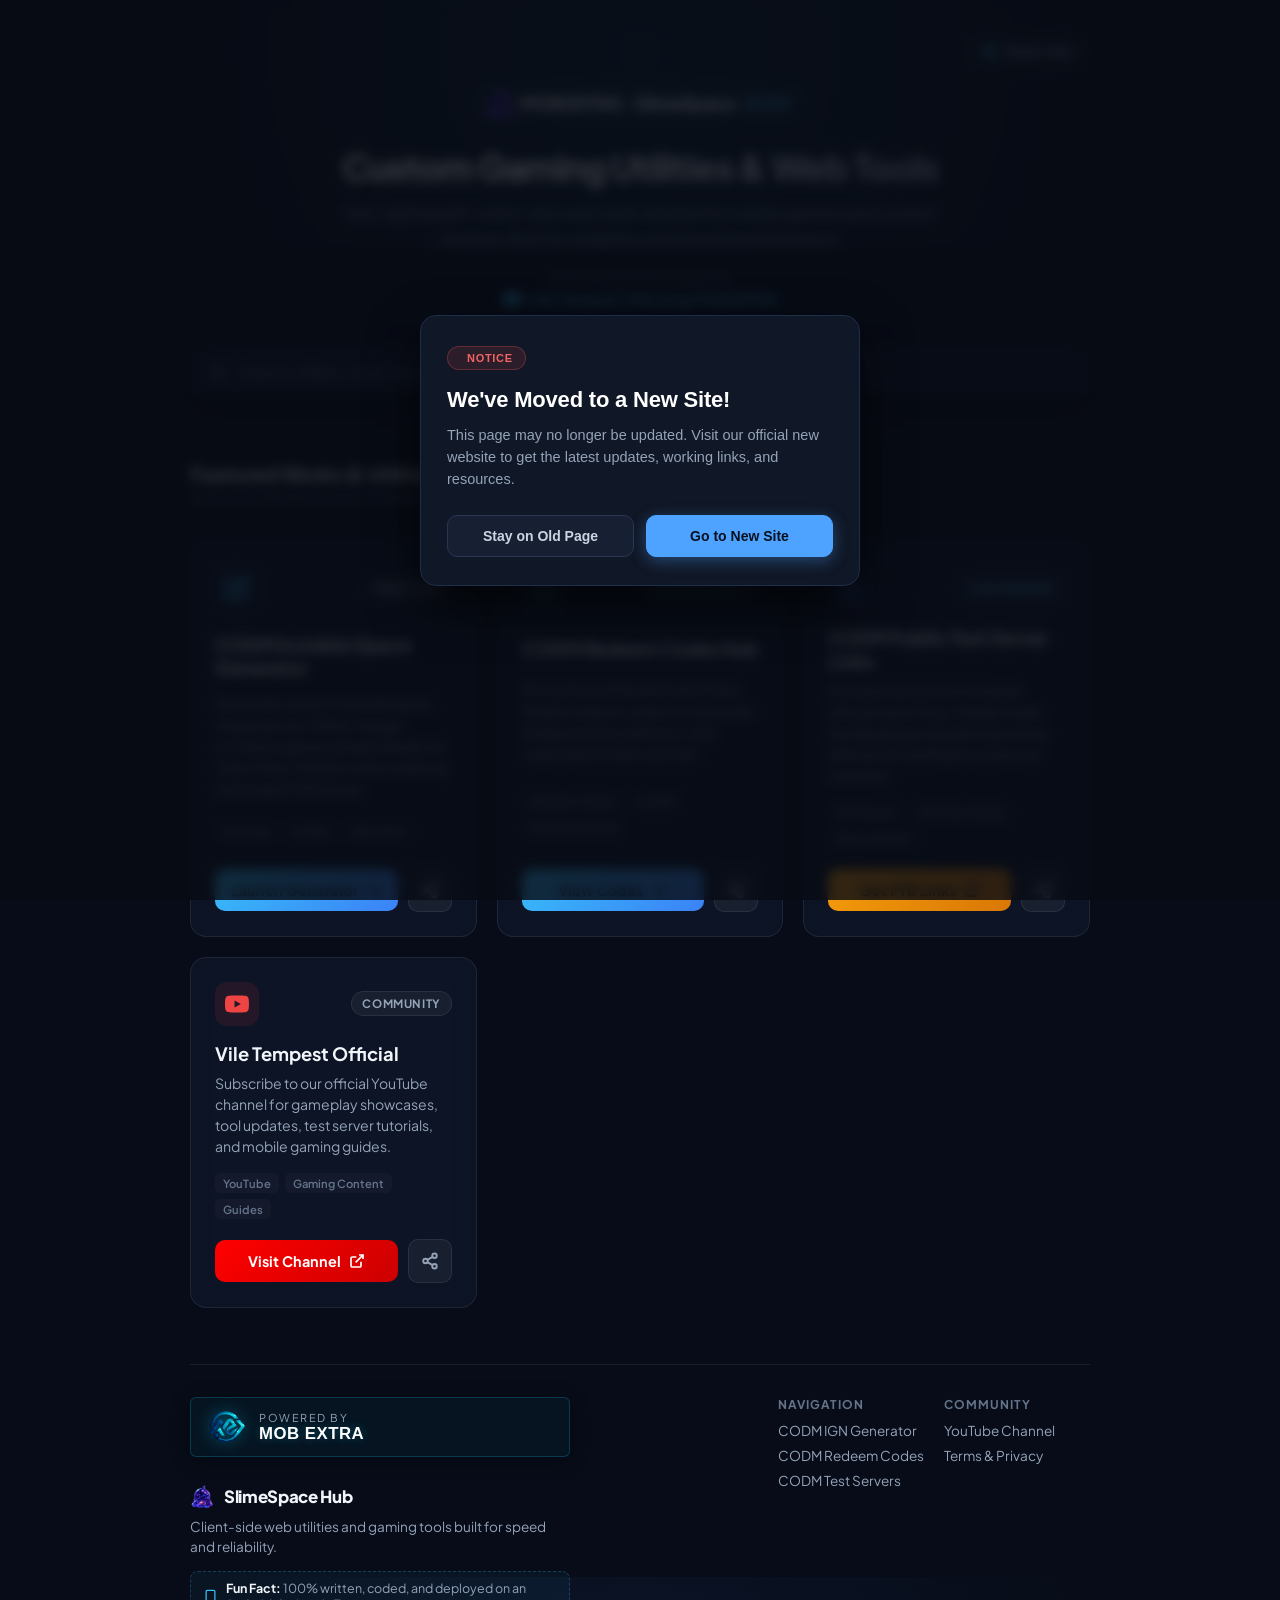
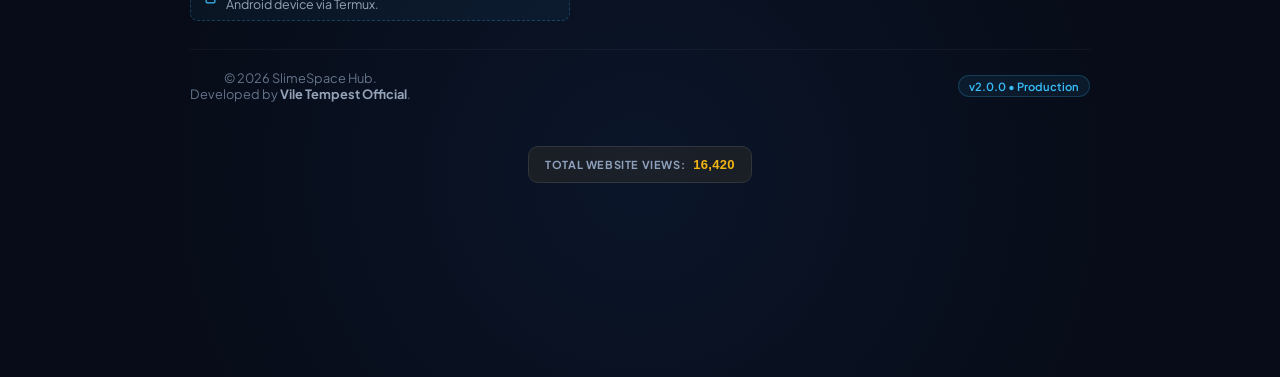
<file: index.html>
<!doctype html>
<html lang="en">
  <head>
    <!-- Google tag (gtag.js) -->
    <script
      async
      src="https://www.googletagmanager.com/gtag/js?id=G-DJLKZ46TS4"
    ></script>
    <script>
      window.dataLayer = window.dataLayer || [];
      function gtag() {
        dataLayer.push(arguments);
      }
      gtag("js", new Date());
      gtag("config", "G-DJLKZ46TS4");
    </script>

    <meta charset="UTF-8" />
    <meta
      name="viewport"
      content="width=device-width, initial-scale=1.0, maximum-scale=5.0"
    />

    <!-- Core Primary Meta Tags -->
    <title>SlimeSpace — Gaming Utilities & Web Tools Hub</title>
    <meta
      name="title"
      content="SlimeSpace — Gaming Utilities & Web Tools Hub"
    />
    <meta
      name="description"
      content="Explore custom web utilities, gaming tools, and Call of Duty: Mobile resources developed by Vile Tempest Official @ MOB EXTRA."
    />
    <meta
      name="keywords"
      content="SlimeSpace, Vile Tempest Official, MOB EXTRA, CODM tools, CODM space generator, CODM redeem codes, gaming utilities, web developer portfolio"
    />
    <meta name="author" content="Vile Tempest Official" />
    <meta name="robots" content="index, follow" />
    <link rel="canonical" href="https://mob-extra.github.io/SlimeSpace/" />

    <!-- Google Ownership Verification -->
    <meta
      name="google-site-verification"
      content="oKpI2605t_0eu-Go_blNQpwz81QbXaXJcPsoFFaRDNA"
    />

    <!-- Mobile & Browser Theme Styling -->
    <meta name="theme-color" content="#070c18" />
    <meta name="mobile-web-app-capable" content="yes" />
    <meta
      name="apple-mobile-web-app-status-bar-style"
      content="black-translucent"
    />

    <!-- Open Graph / Previews -->
    <meta property="og:type" content="website" />
    <meta property="og:url" content="https://mob-extra.github.io/SlimeSpace/" />
    <meta
      property="og:title"
      content="SlimeSpace — Gaming Utilities & Web Tools Hub"
    />
    <meta
      property="og:description"
      content="Explore custom web utilities, gaming tools, and Call of Duty: Mobile resources developed by Vile Tempest Official."
    />
    <meta
      property="og:image"
      content="https://mob-extra.github.io/SlimeSpace/assets/images/favicon.png"
    />

    <!-- Twitter / X Previews -->
    <meta name="twitter:card" content="summary_large_image" />
    <meta name="twitter:title" content="SlimeSpace — Gaming Utilities Hub" />
    <meta
      name="twitter:description"
      content="Custom web utilities and gaming tools by Vile Tempest Official."
    />
    <meta
      name="twitter:image"
      content="https://mob-extra.github.io/SlimeSpace/assets/images/favicon.png"
    />

    <!-- Favicon -->
    <link rel="icon" type="image/png" href="assets/images/favicon.png" />
    <link rel="apple-touch-icon" href="assets/images/favicon.png" />

    <!-- Fonts & Resource Hints -->
    <link rel="preconnect" href="https://fonts.googleapis.com" />
    <link rel="preconnect" href="https://fonts.gstatic.com" crossorigin />
    <link
      href="https://fonts.googleapis.com/css2?family=Plus+Jakarta+Sans:wght@400;500;600;700;800&display=swap"
      rel="stylesheet"
    />

    <!-- CSS Links -->
    <link rel="stylesheet" href="assets/css/style.css" />
    <link rel="stylesheet" href="assets/css/utility-search.css" />

    <!-- Structured Data (JSON-LD) -->
    <script type="application/ld+json">
      {
        "@context": "https://schema.org",
        "@type": "WebSite",
        "name": "SlimeSpace Hub",
        "url": "https://mob-extra.github.io/SlimeSpace/",
        "author": {
          "@type": "Organization",
          "name": "Vile Tempest Official",
          "url": "https://www.youtube.com/channel/UCbDtYZS08VvB6luAcyn08bQ"
        }
      }
    </script>
  </head>
  <body>
    <!-- Background Ambient Glows -->
    <div class="bg-glow-top"></div>
    <div class="bg-glow-bottom"></div>

    <!-- Main Container -->
    <div class="site-container">
      <!-- Header / Hero Section -->
      <header class="hero-section">
        <nav class="top-nav-bar">
          <button
            type="button"
            class="top-nav-btn"
            onclick="shareSite()"
            aria-label="Share Hub"
          >
            <svg
              width="16"
              height="16"
              viewBox="0 0 24 24"
              fill="none"
              stroke="currentColor"
              stroke-width="2.5"
              stroke-linecap="round"
              stroke-linejoin="round"
            >
              <circle cx="18" cy="5" r="3"></circle>
              <circle cx="6" cy="12" r="3"></circle>
              <circle cx="18" cy="19" r="3"></circle>
              <line x1="8.59" y1="13.51" x2="15.42" y2="17.49"></line>
              <line x1="15.41" y1="6.51" x2="8.59" y2="10.49"></line>
            </svg>
            <span>Share Hub</span>
          </button>
        </nav>

        <div class="brand-badge">
          <img
            src="assets/images/favicon.png"
            alt="SlimeSpace Logo"
            class="brand-logo"
            width="32"
            height="32"
          />
          <span class="brand-name">MOB EXTRA - SlimeSpace</span>
          <span class="status-pill"><span class="pulse-dot"></span> Hub</span>
        </div>

        <h1 class="hero-title">Custom Gaming Utilities & Web Tools</h1>
        <p class="hero-description">
          Fast, lightweight, client-side web tools tailored for mobile gamers
          and content creators. Built for reliability and smooth performance.
        </p>

        <div class="creator-card">
          <span class="creator-label">Developed & Maintained by</span>
          <a
            href="https://www.youtube.com/channel/UCbDtYZS08VvB6luAcyn08bQ"
            target="_blank"
            rel="noopener noreferrer"
            class="creator-link"
          >
            <svg width="18" height="18" viewBox="0 0 24 24" fill="currentColor">
              <path
                d="M23.498 6.186a3.016 3.016 0 0 0-2.122-2.136C19.505 3.545 12 3.545 12 3.545s-7.505 0-9.377.505A3.017 3.017 0 0 0 .502 6.186C0 8.07 0 12 0 12s0 3.93.502 5.814a3.016 3.016 0 0 0 2.122 2.136c1.871.505 9.376.505 9.376.505s7.505 0 9.377-.505a3.015 3.015 0 0 0 2.122-2.136C24 15.93 24 12 24 12s0-3.93-.502-5.814zM9.545 15.568V8.432L15.818 12l-6.273 3.568z"
              />
            </svg>
            Vile Tempest Official @ MOB EXTRA
          </a>
        </div>
      </header>

      <!-- Sticky Search Container -->
      <div class="sticky-search-wrapper" id="stickySearchWrapper">
        <div class="search-box">
          <svg
            class="search-icon"
            width="18"
            height="18"
            viewBox="0 0 24 24"
            fill="none"
            stroke="currentColor"
            stroke-width="2.5"
            stroke-linecap="round"
            stroke-linejoin="round"
          >
            <circle cx="11" cy="11" r="8"></circle>
            <line x1="21" y1="21" x2="16.65" y2="16.65"></line>
          </svg>
          <input
            type="text"
            id="utilitySearchInput"
            placeholder="Search utilities, tools, keywords..."
            autocomplete="off"
            aria-label="Search utilities"
          />
          <button
            type="button"
            id="clearSearchBtn"
            class="clear-search-btn"
            aria-label="Clear Search"
          >
            &times;
          </button>
        </div>
      </div>
      <!-- Permanent Spacer Element to Prevent Layout Shifts -->
      <div class="sticky-search-spacer" id="stickySearchSpacer"></div>

      <div class="section-divider">
        <h2>Featured Works & Utilities</h2>
        <p>Select a tool below to open its dedicated page</p>
      </div>

      <!-- Featured Projects Grid -->
      <main class="projects-grid" id="projectsGrid">
        <!-- Card 1: CODM IGN Space Generator -->
        <article class="project-card featured">
          <div class="card-header">
            <div class="card-icon cyan">
              <svg
                width="24"
                height="24"
                viewBox="0 0 24 24"
                fill="none"
                stroke="currentColor"
                stroke-width="2"
              >
                <path
                  d="M11 4H4a2 2 0 0 0-2 2v14a2 2 0 0 0 2 2h14a2 2 0 0 0 2-2v-7"
                />
                <path
                  d="M18.5 2.5a2.121 2.121 0 0 1 3 3L12 15l-4 1 1-4 9.5-9.5z"
                />
              </svg>
            </div>
            <span class="card-badge">Web Tool</span>
          </div>
          <h3 class="card-title">CODM Invisible Space Generator</h3>
          <p class="card-desc">
            Generate custom Unicode space characters (U+00A0, Hangul U+3164)
            engineered specifically for Call of Duty: Mobile custom spacing and
            unique IGN setups.
          </p>
          <div class="card-tags">
            <span class="tag">Unicode</span>
            <span class="tag">CODM</span>
            <span class="tag">IGN Utility</span>
          </div>
          <div class="card-actions">
            <a
              href="pages/tools/codm-ign-generator/index.html"
              class="card-btn"
            >
              <span>Launch Generator</span>
              <svg
                width="16"
                height="16"
                viewBox="0 0 24 24"
                fill="none"
                stroke="currentColor"
                stroke-width="2.5"
              >
                <path d="M5 12h14M12 5l7 7-7 7" />
              </svg>
            </a>
            <button
              type="button"
              class="card-share-btn"
              onclick="
                shareUtility(
                  'CODM Invisible Space Generator',
                  'Generate custom Unicode space characters for Call of Duty: Mobile.',
                  'Invisible Space Generator',
                )
              "
              aria-label="Share CODM Invisible Space Generator"
            >
              <svg
                width="18"
                height="18"
                viewBox="0 0 24 24"
                fill="none"
                stroke="currentColor"
                stroke-width="2.5"
                stroke-linecap="round"
                stroke-linejoin="round"
              >
                <circle cx="18" cy="5" r="3"></circle>
                <circle cx="6" cy="12" r="3"></circle>
                <circle cx="18" cy="19" r="3"></circle>
                <line x1="8.59" y1="13.51" x2="15.42" y2="17.49"></line>
                <line x1="15.41" y1="6.51" x2="8.59" y2="10.49"></line>
              </svg>
            </button>
          </div>
        </article>

        <!-- Card 2: CODM Redeem Codes Hub (Replaced download icon with ticket/code icon) -->
        <article class="project-card">
          <div class="card-header">
            <div class="card-icon cyan">
              <svg
                width="24"
                height="24"
                viewBox="0 0 24 24"
                fill="none"
                stroke="currentColor"
                stroke-width="2"
              >
                <path
                  d="M20.59 13.41l-7.17 7.17a2 2 0 0 1-2.83 0L2 12V2h10l8.59 8.59a2 2 0 0 1 0 2.82z"
                ></path>
                <line x1="7" y1="7" x2="7.01" y2="7"></line>
              </svg>
            </div>
            <span class="card-badge pulse">Updated Daily</span>
          </div>
          <h3 class="card-title">CODM Redeem Codes Hub</h3>
          <p class="card-desc">
            Get active and tested Call of Duty: Mobile redeem codes for Garena &
            Global versions with one-click copying and video tutorials.
          </p>
          <div class="card-tags">
            <span class="tag">Redeem Codes</span>
            <span class="tag">CODM</span>
            <span class="tag">Garena & Global</span>
          </div>
          <div class="card-actions">
            <a href="pages/tools/codm-redeem-codes/index.html" class="card-btn">
              <span>View Codes</span>
              <svg
                width="16"
                height="16"
                viewBox="0 0 24 24"
                fill="none"
                stroke="currentColor"
                stroke-width="2.5"
              >
                <path d="M5 12h14M12 5l7 7-7 7" />
              </svg>
            </a>
            <button
              type="button"
              class="card-share-btn"
              onclick="
                shareUtility(
                  'CODM Redeem Codes Hub',
                  'Get active and tested Call of Duty: Mobile redeem codes for Garena & Global.',
                  'Redeem Codes',
                )
              "
              aria-label="Share CODM Redeem Codes Hub"
            >
              <svg
                width="18"
                height="18"
                viewBox="0 0 24 24"
                fill="none"
                stroke="currentColor"
                stroke-width="2.5"
                stroke-linecap="round"
                stroke-linejoin="round"
              >
                <circle cx="18" cy="5" r="3"></circle>
                <circle cx="6" cy="12" r="3"></circle>
                <circle cx="18" cy="19" r="3"></circle>
                <line x1="8.59" y1="13.51" x2="15.42" y2="17.49"></line>
                <line x1="15.41" y1="6.51" x2="8.59" y2="10.49"></line>
              </svg>
            </button>
          </div>
        </article>

        <!-- Card 3: CODM Public Test Build (PTB) Links -->
        <article class="project-card">
          <div class="card-header">
            <div class="card-icon blue">
              <svg
                width="24"
                height="24"
                viewBox="0 0 24 24"
                fill="none"
                stroke="currentColor"
                stroke-width="2"
              >
                <path d="M21 15v4a2 2 0 0 1-2 2H5a2 2 0 0 1-2-2v-4" />
                <polyline points="7 10 12 15 17 10" />
                <line x1="12" y1="15" x2="12" y2="3" />
              </svg>
            </div>
            <span class="card-badge pulse">Live Updates</span>
          </div>
          <h3 class="card-title">CODM Public Test Server Links</h3>
          <p class="card-desc">
            Get quick access to compiled official Call of Duty: Mobile Public
            Test Build download links (Android APKs & iOS TestFlight) as they
            are released.
          </p>
          <div class="card-tags">
            <span class="tag">Test Server</span>
            <span class="tag">APK Downloads</span>
            <span class="tag">iOS / Android</span>
          </div>
          <div class="card-actions">
            <a
              href="pages/tools/codm-test-server/index.html"
              class="card-btn codm-btn"
            >
              <span>Get PTB Links</span>
              <svg
                width="16"
                height="16"
                viewBox="0 0 24 24"
                fill="none"
                stroke="currentColor"
                stroke-width="2.5"
              >
                <path
                  d="M18 13v6a2 2 0 0 1-2 2H5a2 2 0 0 1-2-2V8a2 2 0 0 1 2-2h6"
                />
                <polyline points="15 3 21 3 21 9" />
                <line x1="10" y1="14" x2="21" y2="3" />
              </svg>
            </a>
            <button
              type="button"
              class="card-share-btn"
              onclick="
                shareUtility(
                  'CODM Public Test Server Links',
                  'Get quick access to official Call of Duty: Mobile Public Test Build download links.',
                  'Public Test Server',
                )
              "
              aria-label="Share CODM Public Test Server Links"
            >
              <svg
                width="18"
                height="18"
                viewBox="0 0 24 24"
                fill="none"
                stroke="currentColor"
                stroke-width="2.5"
                stroke-linecap="round"
                stroke-linejoin="round"
              >
                <circle cx="18" cy="5" r="3"></circle>
                <circle cx="6" cy="12" r="3"></circle>
                <circle cx="18" cy="19" r="3"></circle>
                <line x1="8.59" y1="13.51" x2="15.42" y2="17.49"></line>
                <line x1="15.41" y1="6.51" x2="8.59" y2="10.49"></line>
              </svg>
            </button>
          </div>
        </article>

        <!-- Card 4: MOB EXTRA YouTube Channel -->
        <article class="project-card">
          <div class="card-header">
            <div class="card-icon red">
              <svg
                width="24"
                height="24"
                viewBox="0 0 24 24"
                fill="currentColor"
              >
                <path
                  d="M23.498 6.186a3.016 3.016 0 0 0-2.122-2.136C19.505 3.545 12 3.545 12 3.545s-7.505 0-9.377.505A3.017 3.017 0 0 0 .502 6.186C0 8.07 0 12 0 12s0 3.93.502 5.814a3.016 3.016 0 0 0 2.122 2.136c1.871.505 9.376.505 9.376.505s7.505 0 9.377-.505a3.015 3.015 0 0 0 2.122-2.136C24 15.93 24 12 24 12s0-3.93-.502-5.814zM9.545 15.568V8.432L15.818 12l-6.273 3.568z"
                />
              </svg>
            </div>
            <span class="card-badge">Community</span>
          </div>
          <h3 class="card-title">Vile Tempest Official</h3>
          <p class="card-desc">
            Subscribe to our official YouTube channel for gameplay showcases,
            tool updates, test server tutorials, and mobile gaming guides.
          </p>
          <div class="card-tags">
            <span class="tag">YouTube</span>
            <span class="tag">Gaming Content</span>
            <span class="tag">Guides</span>
          </div>
          <div class="card-actions">
            <a
              href="https://www.youtube.com/channel/UCbDtYZS08VvB6luAcyn08bQ"
              target="_blank"
              rel="noopener noreferrer"
              class="card-btn yt-btn"
            >
              <span>Visit Channel</span>
              <svg
                width="16"
                height="16"
                viewBox="0 0 24 24"
                fill="none"
                stroke="currentColor"
                stroke-width="2.5"
              >
                <path
                  d="M18 13v6a2 2 0 0 1-2 2H5a2 2 0 0 1-2-2V8a2 2 0 0 1 2-2h6"
                />
                <polyline points="15 3 21 3 21 9" />
                <line x1="10" y1="14" x2="21" y2="3" />
              </svg>
            </a>
            <button
              type="button"
              class="card-share-btn"
              onclick="
                shareUtility(
                  'Vile Tempest Official / MOB EXTRA',
                  'Subscribe for gameplay showcases, tool updates, test server tutorials, and mobile gaming guides.',
                  'Vile Tempest Official',
                )
              "
              aria-label="Share YouTube Channel"
            >
              <svg
                width="18"
                height="18"
                viewBox="0 0 24 24"
                fill="none"
                stroke="currentColor"
                stroke-width="2.5"
                stroke-linecap="round"
                stroke-linejoin="round"
              >
                <circle cx="18" cy="5" r="3"></circle>
                <circle cx="6" cy="12" r="3"></circle>
                <circle cx="18" cy="19" r="3"></circle>
                <line x1="8.59" y1="13.51" x2="15.42" y2="17.49"></line>
                <line x1="15.41" y1="6.51" x2="8.59" y2="10.49"></line>
              </svg>
            </button>
          </div>
        </article>
      </main>

      <!-- No Search Results Fallback State -->
      <div id="noResultsState" class="no-results-box" style="display: none">
        <svg
          width="40"
          height="40"
          viewBox="0 0 24 24"
          fill="none"
          stroke="currentColor"
          stroke-width="1.8"
          stroke-linecap="round"
          stroke-linejoin="round"
        >
          <circle cx="11" cy="11" r="8"></circle>
          <line x1="21" y1="21" x2="16.65" y2="16.65"></line>
          <line x1="8" y1="11" x2="14" y2="11"></line>
        </svg>
        <h3>No utilities found</h3>
        <p>
          No tools matched your search query. Try searching for "CODM", "Redeem
          Codes", "IGN", "Unicode", or "Test Server".
        </p>
      </div>

      <!-- Modern Professional Footer -->
      <footer class="site-footer">
        <div class="footer-top">
          <div class="footer-brand">
            <!-- MOB EXTRA Official Brand Badge -->
            <div class="mob-extra-badge">
              <img
                src="assets/images/MOB-EXTRA.png"
                alt="MOB EXTRA Logo"
                class="mob-extra-logo"
                width="48"
                height="48"
              />
              <div class="mob-extra-info">
                <span class="mob-extra-subtitle">Powered by</span>
                <span class="mob-extra-title">MOB EXTRA</span>
              </div>
            </div>

            <div class="footer-logo-group">
              <img
                src="assets/images/favicon.png"
                alt="SlimeSpace"
                width="24"
                height="24"
                class="footer-logo"
              />
              <span class="footer-title">SlimeSpace Hub</span>
            </div>
            <p class="footer-tagline">
              Client-side web utilities and gaming tools built for speed and
              reliability.
            </p>

            <div class="mobile-fact-badge">
              <svg
                width="15"
                height="15"
                viewBox="0 0 24 24"
                fill="none"
                stroke="currentColor"
                stroke-width="2"
              >
                <rect x="5" y="2" width="14" height="20" rx="2" ry="2" />
                <line x1="12" y1="18" x2="12.01" y2="18" />
              </svg>
              <span
                ><strong>Fun Fact:</strong> 100% written, coded, and deployed on
                an Android device via Termux.</span
              >
            </div>
          </div>

          <div class="footer-nav">
            <div class="footer-col">
              <span class="col-title">Navigation</span>
              <a href="pages/tools/codm-ign-generator/index.html"
                >CODM IGN Generator</a
              >
              <a href="pages/tools/codm-redeem-codes/index.html"
                >CODM Redeem Codes</a
              >
              <a href="pages/tools/codm-test-server/index.html"
                >CODM Test Servers</a
              >
            </div>

            <div class="footer-col">
              <span class="col-title">Community</span>
              <a
                href="https://www.youtube.com/channel/UCbDtYZS08VvB6luAcyn08bQ"
                target="_blank"
                rel="noopener noreferrer"
                >YouTube Channel</a
              >
              <a href="legal.html">Terms & Privacy</a>
            </div>
          </div>
        </div>

        <div class="footer-bottom">
          <p>
            &copy; <span class="current-year">2026</span> SlimeSpace Hub.
            <br />Developed by
            <a
              href="https://www.youtube.com/channel/UCbDtYZS08VvB6luAcyn08bQ"
              target="_blank"
              rel="noopener noreferrer"
              style="color: var(--accent-cyan); text-decoration: none"
              ><strong>Vile Tempest Official</strong></a
            >.
          </p>
          <span class="version-tag">v2.0.0 • Production</span>
        </div>
      </footer>
    </div>

    <div id="toast" class="toast" role="status" aria-live="polite">
      Link copied to clipboard!
    </div>
    <script src="assets/js/page-views-counter.js"></script>
    <script src="assets/js/script.js"></script>
    <script src="assets/js/footer-year.js"></script>
    <script src="assets/js/outdated-notice.js"></script>
  </body>
</html>
</file>
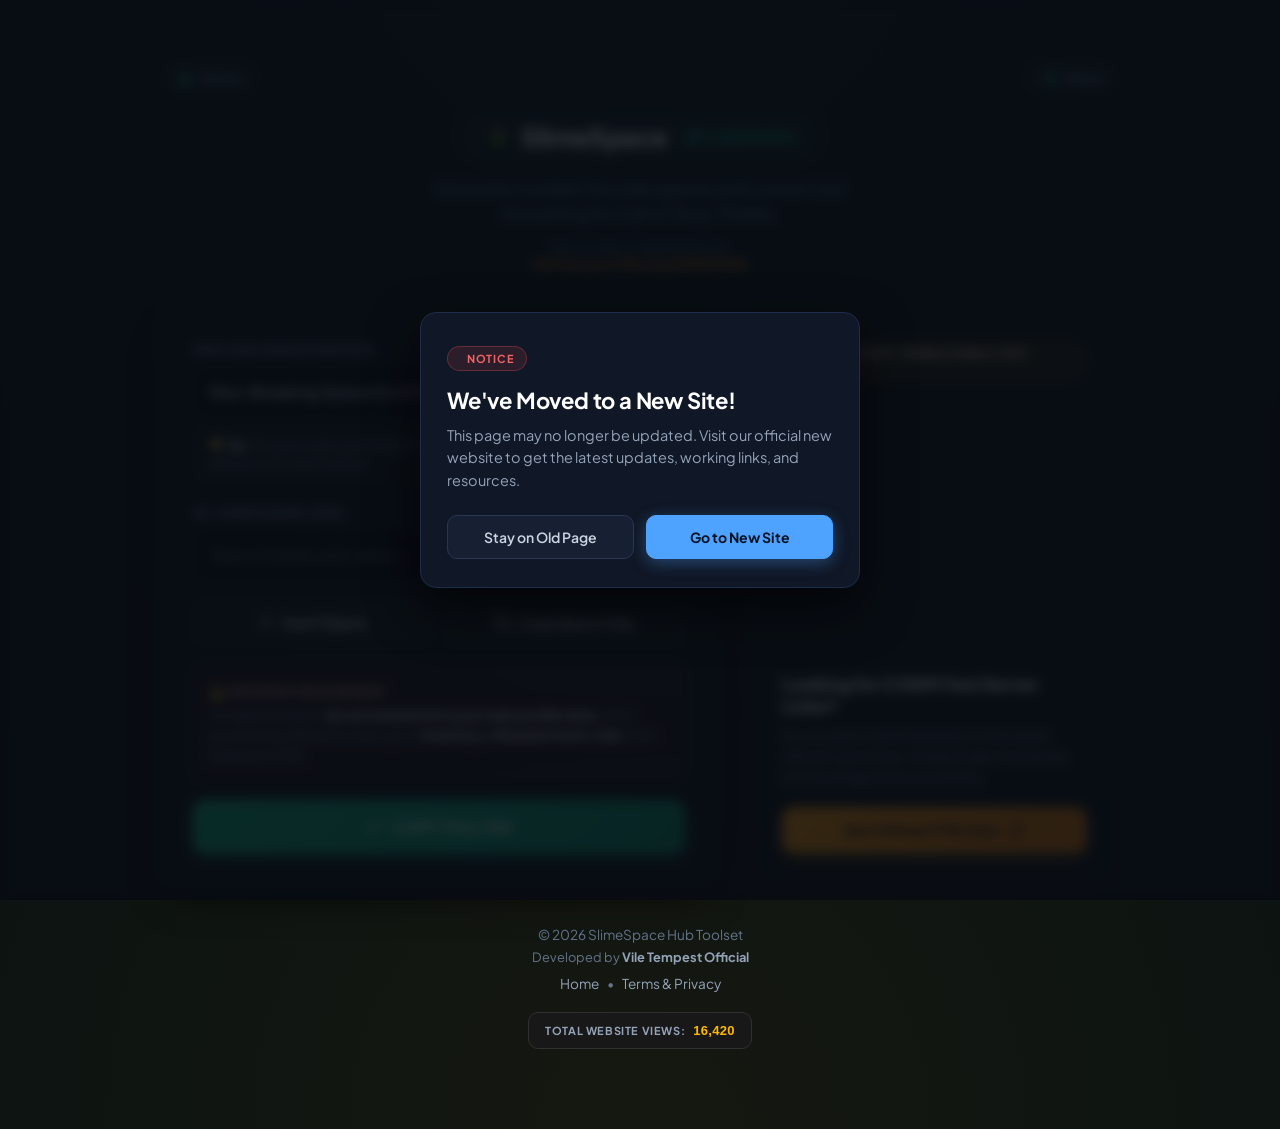
<file: pages/tools/codm-ign-generator/index.html>
<!doctype html>
<html lang="en">
  <head>
    <!-- Google tag (gtag.js) -->
    <script
      async
      src="https://www.googletagmanager.com/gtag/js?id=G-DJLKZ46TS4"
    ></script>
    <script>
      window.dataLayer = window.dataLayer || [];
      function gtag() {
        dataLayer.push(arguments);
      }
      gtag("js", new Date());

      gtag("config", "G-DJLKZ46TS4");
    </script>

    <meta charset="UTF-8" />
    <meta
      name="viewport"
      content="width=device-width, initial-scale=1.0, maximum-scale=5.0"
    />

    <!-- Core Primary Meta Tags -->
    <title>CODM Invisible Space & Name Formatter — SlimeSpace</title>
    <meta
      name="title"
      content="CODM Invisible Space & Name Formatter — SlimeSpace"
    />
    <meta
      name="description"
      content="Generate clean Unicode spaces (U+3164, U+00A0) tailored for Call of Duty: Mobile IGN customization. Free, fast, mobile-friendly tool by Vile Tempest Official."
    />
    <meta
      name="keywords"
      content="CODM invisible space, CODM space generator, Call of Duty Mobile name space, Hangul filler U+3164, CODM blank name, SlimeSpace, Vile Tempest Official"
    />
    <meta name="author" content="Vile Tempest Official" />
    <meta name="robots" content="index, follow" />
    <link
      rel="canonical"
      href="https://mob-extra.github.io/SlimeSpace/pages/tools/codm-ign-generator/"
    />

    <!-- Mobile & Browser Theme Styling -->
    <meta name="theme-color" content="#070c18" />
    <meta name="mobile-web-app-capable" content="yes" />
    <meta
      name="apple-mobile-web-app-status-bar-style"
      content="black-translucent"
    />

    <!-- Open Graph / Facebook / Discord Previews -->
    <meta property="og:type" content="website" />
    <meta
      property="og:url"
      content="https://mob-extra.github.io/SlimeSpace/pages/tools/codm-ign-generator/"
    />
    <meta
      property="og:title"
      content="CODM Invisible Space & Name Formatter — SlimeSpace"
    />
    <meta
      property="og:description"
      content="Generate clean Unicode spaces tailored for Call of Duty: Mobile name customization instantly."
    />
    <meta
      property="og:image"
      content="https://mob-extra.github.io/SlimeSpace/assets/images/favicon.png"
    />

    <!-- Twitter / X Previews -->
    <meta name="twitter:card" content="summary_large_image" />
    <meta
      name="twitter:url"
      content="https://mob-extra.github.io/SlimeSpace/pages/tools/codm-ign-generator/"
    />
    <meta
      name="twitter:title"
      content="CODM Invisible Space & Name Formatter — SlimeSpace"
    />
    <meta
      name="twitter:description"
      content="Generate clean Unicode spaces tailored for Call of Duty: Mobile name customization instantly."
    />
    <meta
      name="twitter:image"
      content="https://mob-extra.github.io/SlimeSpace/assets/images/favicon.png"
    />

    <!-- Favicons -->
    <link rel="icon" type="image/png" href="assets/images/favicon.png" />
    <link rel="apple-touch-icon" href="assets/images/favicon.png" />

    <!-- Fonts & Resource Hints -->
    <link rel="preconnect" href="https://fonts.googleapis.com" />
    <link rel="preconnect" href="https://fonts.gstatic.com" crossorigin />
    <link
      href="https://fonts.googleapis.com/css2?family=Plus+Jakarta+Sans:wght@400;500;600;700;800&display=swap"
      rel="stylesheet"
    />
    <link rel="stylesheet" href="assets/css/style.css" />

    <!-- Structured Data (JSON-LD) -->
    <script type="application/ld+json">
      {
        "@context": "https://schema.org",
        "@type": "WebApplication",
        "name": "CODM Invisible Space & Name Formatter",
        "url": "https://mob-extra.github.io/SlimeSpace/pages/tools/codm-ign-generator/",
        "description": "Generate invisible Unicode spaces and custom text formatting for Call of Duty: Mobile.",
        "applicationCategory": "UtilityApplication",
        "operatingSystem": "All",
        "author": {
          "@type": "Organization",
          "name": "Vile Tempest Official",
          "url": "https://www.youtube.com/channel/UCbDtYZS08VvB6luAcyn08bQ"
        }
      }
    </script>

    <!-- Deprecation Notice Script Integration -->
    <script src="../../../assets/js/outdated-notice.js"></script>
  </head>
  <body>
    <!-- Header Section -->
    <header class="app-header">
      <nav class="top-nav-bar">
        <a
          href="../../../index.html"
          class="top-nav-btn"
          aria-label="Go to main index"
        >
          <svg
            width="16"
            height="16"
            viewBox="0 0 24 24"
            fill="none"
            stroke="currentColor"
            stroke-width="2.5"
            stroke-linecap="round"
            stroke-linejoin="round"
          >
            <path d="M3 9l9-7 9 7v11a2 2 0 0 1-2 2H5a2 2 0 0 1-2-2z"></path>
            <polyline points="9 22 9 12 15 12 15 22"></polyline>
          </svg>
          <span>Home</span>
        </a>

        <button
          type="button"
          class="top-nav-btn"
          onclick="shareSite()"
          aria-label="Share this tool"
        >
          <svg
            width="16"
            height="16"
            viewBox="0 0 24 24"
            fill="none"
            stroke="currentColor"
            stroke-width="2.5"
            stroke-linecap="round"
            stroke-linejoin="round"
          >
            <circle cx="18" cy="5" r="3"></circle>
            <circle cx="6" cy="12" r="3"></circle>
            <circle cx="18" cy="19" r="3"></circle>
            <line x1="8.59" y1="13.51" x2="15.42" y2="17.49"></line>
            <line x1="15.41" y1="6.51" x2="8.59" y2="10.49"></line>
          </svg>
          <span>Share</span>
        </button>
      </nav>

      <div class="brand-badge">
        <img
          src="assets/images/favicon.png"
          alt="SlimeSpace Logo"
          class="brand-logo"
          width="28"
          height="28"
        />
        <h1 class="brand-title">SlimeSpace</h1>
        <span class="version-tag">🧪 v-experimental</span>
      </div>
      <p class="app-subtitle">
        Generate invisible Unicode spaces and custom text formatting for Call of
        Duty: Mobile.
      </p>

      <div class="credits-box">
        <span>Developed & Maintained by</span><br />
        <a
          href="https://www.youtube.com/channel/UCbDtYZS08VvB6luAcyn08bQ"
          target="_blank"
          rel="noopener noreferrer"
          class="credits-link"
        >
          Vile Tempest Official @ MOB EXTRA
        </a>
      </div>
    </header>

    <!-- Main Layout Wrapper -->
    <div class="app-layout-wrapper">
      <!-- Main Generator Card -->
      <main class="app-card">
        <div class="form-group">
          <div class="label-row">
            <label for="spaceType" class="field-label"
              >Unicode Space Method</label
            >
          </div>
          <div class="select-wrapper">
            <select id="spaceType" aria-label="Unicode Space Method">
              <option value="nbsp" selected>
                Non-Breaking Space (U+00A0) — Compact Space (Most Reliable /
                CODM Tested)
              </option>
              <option value="hangul">
                Hangul Filler (U+3164) — Alternative 1
              </option>
              <option value="braille">
                Braille Blank (U+2800) — Alternative 2
              </option>
              <option value="enquad">
                En Quad Space (U+2000) — Alternative 3
              </option>
            </select>
          </div>
          <p class="method-helper-text">
            💡 <strong>Tip:</strong> If a space gets patched or rejected in
            CODM, tap above to switch to a different Unicode method.
          </p>
        </div>

        <div class="form-group">
          <div class="label-row">
            <label for="ignInput" class="field-label">In-Game Name (IGN)</label>
            <span id="charCounter" class="char-counter">0 / 14 chars</span>
          </div>
          <div class="input-wrapper">
            <input
              type="text"
              id="ignInput"
              placeholder="Type or paste your name..."
              autocomplete="off"
              maxlength="14"
              aria-label="In-Game Name Input"
            />
            <button
              type="button"
              class="inline-clear-btn"
              onclick="clearInput()"
              title="Clear text"
              aria-label="Clear Input"
            >
              &times;
            </button>
          </div>
        </div>

        <div class="quick-tools">
          <button type="button" class="tool-btn" onclick="insertSpace()">
            <svg
              width="16"
              height="16"
              viewBox="0 0 24 24"
              fill="none"
              stroke="currentColor"
              stroke-width="2.5"
            >
              <path d="M12 5v14M5 12h14" />
            </svg>
            Insert Space
          </button>
          <button type="button" class="tool-btn" onclick="copySpaceOnly()">
            <svg
              width="16"
              height="16"
              viewBox="0 0 24 24"
              fill="none"
              stroke="currentColor"
              stroke-width="2"
            >
              <rect x="9" y="9" width="13" height="13" rx="2" />
              <path
                d="M5 15H4a2 2 0 0 1-2-2V4a2 2 0 0 1 2-2h9a2 2 0 0 1 2 2v1"
              />
            </svg>
            Copy Space Only
          </button>
        </div>

        <!-- Important Requirement Note -->
        <div class="important-note-box">
          <span class="note-badge">⚠️ IMPORTANT REQUIREMENT</span>
          <p>
            To make this work,
            <strong>do not rename from your main profile menu</strong>. After
            purchasing a Rename Card, go to
            <strong>Inventory &rarr; Rename Card &rarr; Use</strong>, then paste
            your IGN.
          </p>
        </div>

        <div class="primary-action-container">
          <button type="button" class="btn btn-primary" onclick="copyIGN()">
            <svg
              width="18"
              height="18"
              viewBox="0 0 24 24"
              fill="none"
              stroke="currentColor"
              stroke-width="2.5"
            >
              <polyline points="20 6 9 17 4 12" />
            </svg>
            Copy Full IGN
          </button>
        </div>
      </main>

      <!-- Transparent & High-Trust PTB Promo Card -->
      <aside class="promo-card">
        <div class="promo-badge">
          <span class="live-dot"></span> Call of Duty: Mobile Public Test Server
        </div>
        <div class="promo-content">
          <h2 class="promo-title">Looking for CODM Test Server Links?</h2>
          <p class="promo-desc">
            Access direct download links to the latest official Call of Duty:
            Mobile Public Test Builds (iOS TestFlight & Android APKs).
          </p>
          <a href="../codm-test-server/" id="ptbPromoLink" class="promo-btn">
            <span>Get Official PTB Links</span>
            <svg
              width="16"
              height="16"
              viewBox="0 0 24 24"
              fill="none"
              stroke="currentColor"
              stroke-width="2.5"
            >
              <path
                d="M18 13v6a2 2 0 0 1-2 2H5a2 2 0 0 1-2-2V8a2 2 0 0 1 2-2h6"
              />
              <polyline points="15 3 21 3 21 9" />
              <line x1="10" y1="14" x2="21" y2="3" />
            </svg>
          </a>
        </div>
      </aside>
    </div>

    <!-- Notification Toast -->
    <div id="toast" class="toast" role="status" aria-live="polite">
      Copied to clipboard!
    </div>

    <!-- Footer Section -->
    <footer class="app-footer">
      <p>
        &copy; <span class="current-year">2026</span> SlimeSpace Hub Toolset
      </p>
      <div class="footer-powered">
        Developed by
        <a
          href="https://www.youtube.com/channel/UCbDtYZS08VvB6luAcyn08bQ"
          target="_blank"
          rel="noopener noreferrer"
          class="credit-link"
        >
          <strong>Vile Tempest Official</strong>
        </a>
      </div>
      <div class="footer-links">
        <a href="../../../index.html">Home</a>
        <span class="dot">•</span>
        <a href="legal.html">Terms & Privacy</a>
      </div>
    </footer>

    <script src="assets/js/script.js"></script>
    <script src="../../../assets/js/footer-year.js"></script>
    <script src="../../../assets/js/page-views-counter.js"></script>
  </body>
</html>
</file>
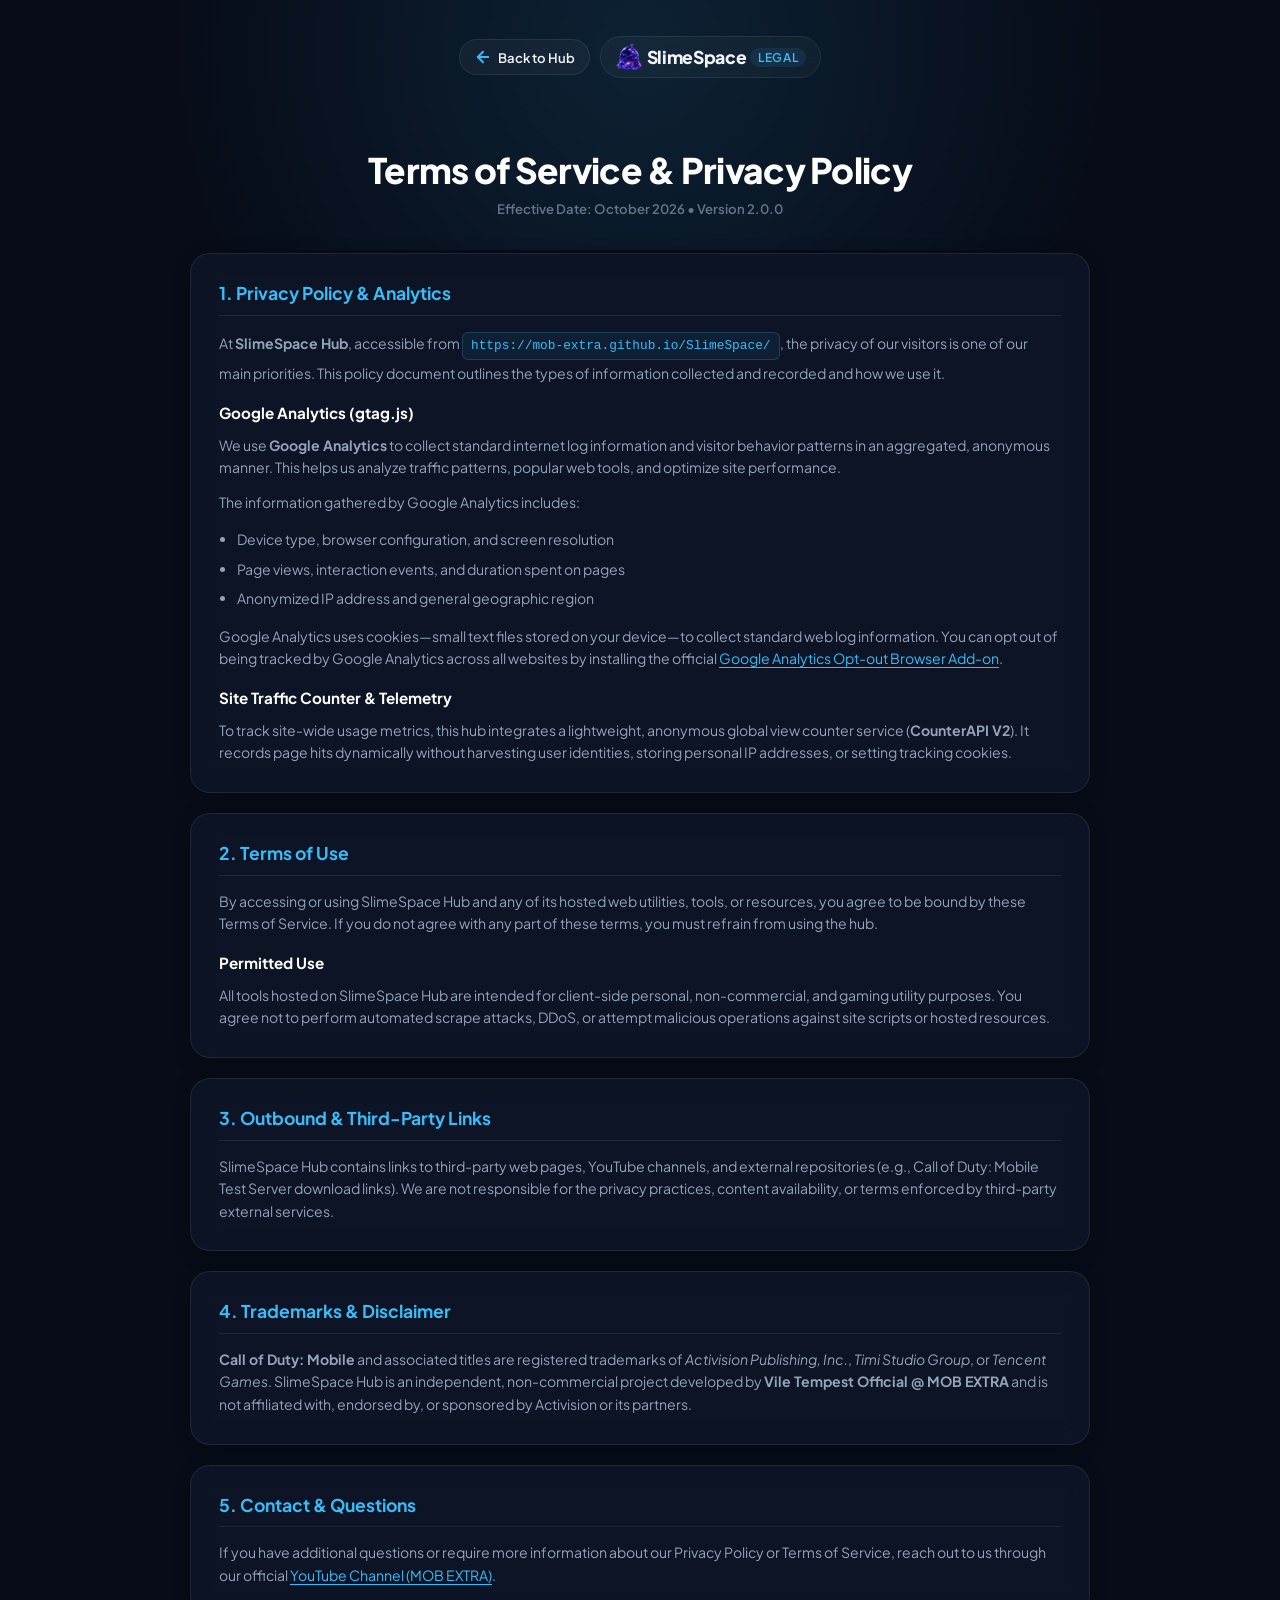
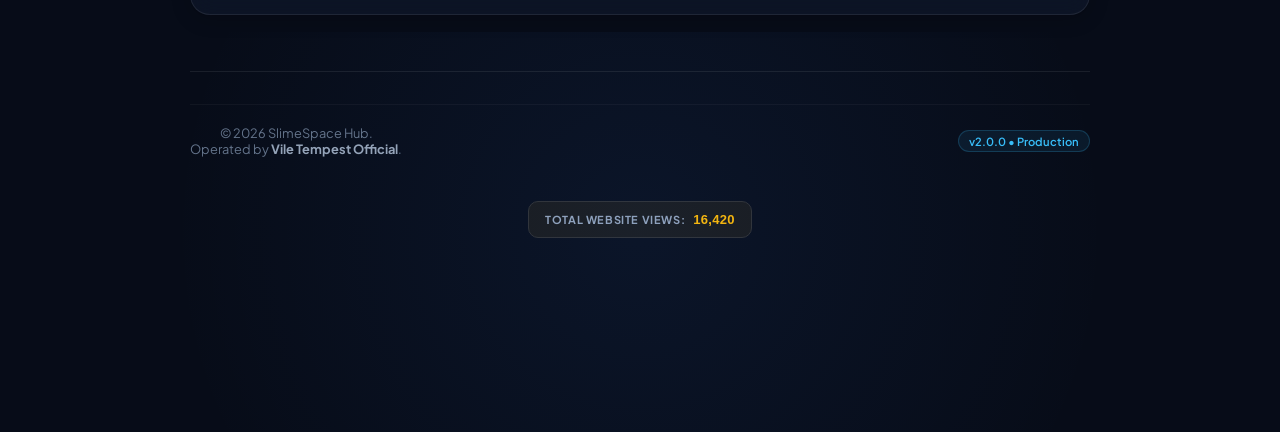
<file: legal.html>
<!doctype html>
<html lang="en">
  <head>
    <!-- Google tag (gtag.js) -->
    <script
      async
      src="https://www.googletagmanager.com/gtag/js?id=G-DJLKZ46TS4"
    ></script>
    <script>
      window.dataLayer = window.dataLayer || [];
      function gtag() {
        dataLayer.push(arguments);
      }
      gtag("js", new Date());

      gtag("config", "G-DJLKZ46TS4");
    </script>

    <meta charset="UTF-8" />
    <meta
      name="viewport"
      content="width=device-width, initial-scale=1.0, maximum-scale=5.0"
    />

    <!-- Core Primary Meta Tags -->
    <title>Terms of Service & Privacy Policy — SlimeSpace Hub</title>
    <meta
      name="title"
      content="Terms of Service & Privacy Policy — SlimeSpace Hub"
    />
    <meta
      name="description"
      content="Legal documentation, Privacy Policy, and Terms of Service for SlimeSpace Hub, operated by Vile Tempest Official."
    />
    <meta name="robots" content="index, follow" />
    <link
      rel="canonical"
      href="https://mob-extra.github.io/SlimeSpace/legal.html"
    />

    <!-- Mobile & Browser Theme Styling -->
    <meta name="theme-color" content="#070c18" />

    <!-- Favicon -->
    <link rel="icon" type="image/png" href="assets/images/favicon.png" />

    <!-- Fonts & Resource Hints -->
    <link rel="preconnect" href="https://fonts.googleapis.com" />
    <link rel="preconnect" href="https://fonts.gstatic.com" crossorigin />
    <link
      href="https://fonts.googleapis.com/css2?family=Plus+Jakarta+Sans:wght@400;500;600;700;800&display=swap"
      rel="stylesheet"
    />

    <!-- CSS Links -->
    <link rel="stylesheet" href="assets/css/style.css" />
    <link rel="stylesheet" href="assets/css/legal.css" />
  </head>
  <body>
    <!-- Background Ambient Glows -->
    <div class="bg-glow-top"></div>
    <div class="bg-glow-bottom"></div>

    <!-- Main Container -->
    <div class="site-container">
      <!-- Navigation Header -->
      <header class="legal-header">
        <a href="index.html" class="back-link">
          <svg
            width="18"
            height="18"
            viewBox="0 0 24 24"
            fill="none"
            stroke="currentColor"
            stroke-width="2.5"
            stroke-linecap="round"
            stroke-linejoin="round"
          >
            <line x1="19" y1="12" x2="5" y2="12"></line>
            <polyline points="12 19 5 12 12 5"></polyline>
          </svg>
          <span>Back to Hub</span>
        </a>

        <div class="brand-badge">
          <img
            src="assets/images/favicon.png"
            alt="SlimeSpace Logo"
            class="brand-logo"
            width="28"
            height="28"
          />
          <span class="brand-name">SlimeSpace</span>
          <span class="status-pill">Legal</span>
        </div>
      </header>

      <!-- Main Content Body -->
      <main class="legal-content">
        <section class="legal-hero">
          <h1 class="legal-title">Terms of Service & Privacy Policy</h1>
          <p class="legal-subtitle">
            Effective Date: October 2026 • Version 2.0.0
          </p>
        </section>

        <!-- Section: Privacy Policy -->
        <article class="legal-card">
          <h2>1. Privacy Policy & Analytics</h2>
          <p>
            At <strong>SlimeSpace Hub</strong>, accessible from
            <code>https://mob-extra.github.io/SlimeSpace/</code>, the privacy of
            our visitors is one of our main priorities. This policy document
            outlines the types of information collected and recorded and how we
            use it.
          </p>

          <h3>Google Analytics (gtag.js)</h3>
          <p>
            We use <strong>Google Analytics</strong> to collect standard
            internet log information and visitor behavior patterns in an
            aggregated, anonymous manner. This helps us analyze traffic
            patterns, popular web tools, and optimize site performance.
          </p>
          <p>The information gathered by Google Analytics includes:</p>
          <ul>
            <li>Device type, browser configuration, and screen resolution</li>
            <li>Page views, interaction events, and duration spent on pages</li>
            <li>Anonymized IP address and general geographic region</li>
          </ul>
          <p>
            Google Analytics uses cookies—small text files stored on your
            device—to collect standard web log information. You can opt out of
            being tracked by Google Analytics across all websites by installing
            the official
            <a
              href="https://tools.google.com/dlpage/gaoptout"
              target="_blank"
              rel="noopener noreferrer"
              >Google Analytics Opt-out Browser Add-on</a
            >.
          </p>

          <h3>Site Traffic Counter & Telemetry</h3>
          <p>
            To track site-wide usage metrics, this hub integrates a lightweight,
            anonymous global view counter service (<strong>CounterAPI V2</strong
            >). It records page hits dynamically without harvesting user
            identities, storing personal IP addresses, or setting tracking
            cookies.
          </p>
        </article>

        <!-- Section: Terms of Service -->
        <article class="legal-card">
          <h2>2. Terms of Use</h2>
          <p>
            By accessing or using SlimeSpace Hub and any of its hosted web
            utilities, tools, or resources, you agree to be bound by these Terms
            of Service. If you do not agree with any part of these terms, you
            must refrain from using the hub.
          </p>

          <h3>Permitted Use</h3>
          <p>
            All tools hosted on SlimeSpace Hub are intended for client-side
            personal, non-commercial, and gaming utility purposes. You agree not
            to perform automated scrape attacks, DDoS, or attempt malicious
            operations against site scripts or hosted resources.
          </p>
        </article>

        <!-- Section: External Links -->
        <article class="legal-card">
          <h2>3. Outbound & Third-Party Links</h2>
          <p>
            SlimeSpace Hub contains links to third-party web pages, YouTube
            channels, and external repositories (e.g., Call of Duty: Mobile Test
            Server download links). We are not responsible for the privacy
            practices, content availability, or terms enforced by third-party
            external services.
          </p>
        </article>

        <!-- Section: Intellectual Property & Disclaimer -->
        <article class="legal-card">
          <h2>4. Trademarks & Disclaimer</h2>
          <p>
            <strong>Call of Duty: Mobile</strong> and associated titles are
            registered trademarks of <em>Activision Publishing, Inc.</em>,
            <em>Timi Studio Group</em>, or <em>Tencent Games</em>. SlimeSpace
            Hub is an independent, non-commercial project developed by
            <strong>Vile Tempest Official @ MOB EXTRA</strong> and is not
            affiliated with, endorsed by, or sponsored by Activision or its
            partners.
          </p>
        </article>

        <!-- Section: Contact -->
        <article class="legal-card">
          <h2>5. Contact & Questions</h2>
          <p>
            If you have additional questions or require more information about
            our Privacy Policy or Terms of Service, reach out to us through our
            official
            <a
              href="https://www.youtube.com/channel/UCbDtYZS08VvB6luAcyn08bQ"
              target="_blank"
              rel="noopener noreferrer"
              >YouTube Channel (MOB EXTRA)</a
            >.
          </p>
        </article>
      </main>

      <!-- Footer -->
      <footer class="site-footer">
        <div class="footer-bottom">
          <p>
            &copy; <span class="current-year">2026</span> SlimeSpace Hub.
            <br />Operated by
            <a
              href="https://www.youtube.com/channel/UCbDtYZS08VvB6luAcyn08bQ"
              target="_blank"
              rel="noopener noreferrer"
              style="color: var(--accent-cyan); text-decoration: none"
              ><strong>Vile Tempest Official</strong></a
            >.
          </p>
          <span class="version-tag">v2.0.0 • Production</span>
        </div>
      </footer>
    </div>

    <script src="assets/js/page-views-counter.js"></script>
    <script src="assets/js/footer-year.js"></script>
  </body>
</html>
</file>
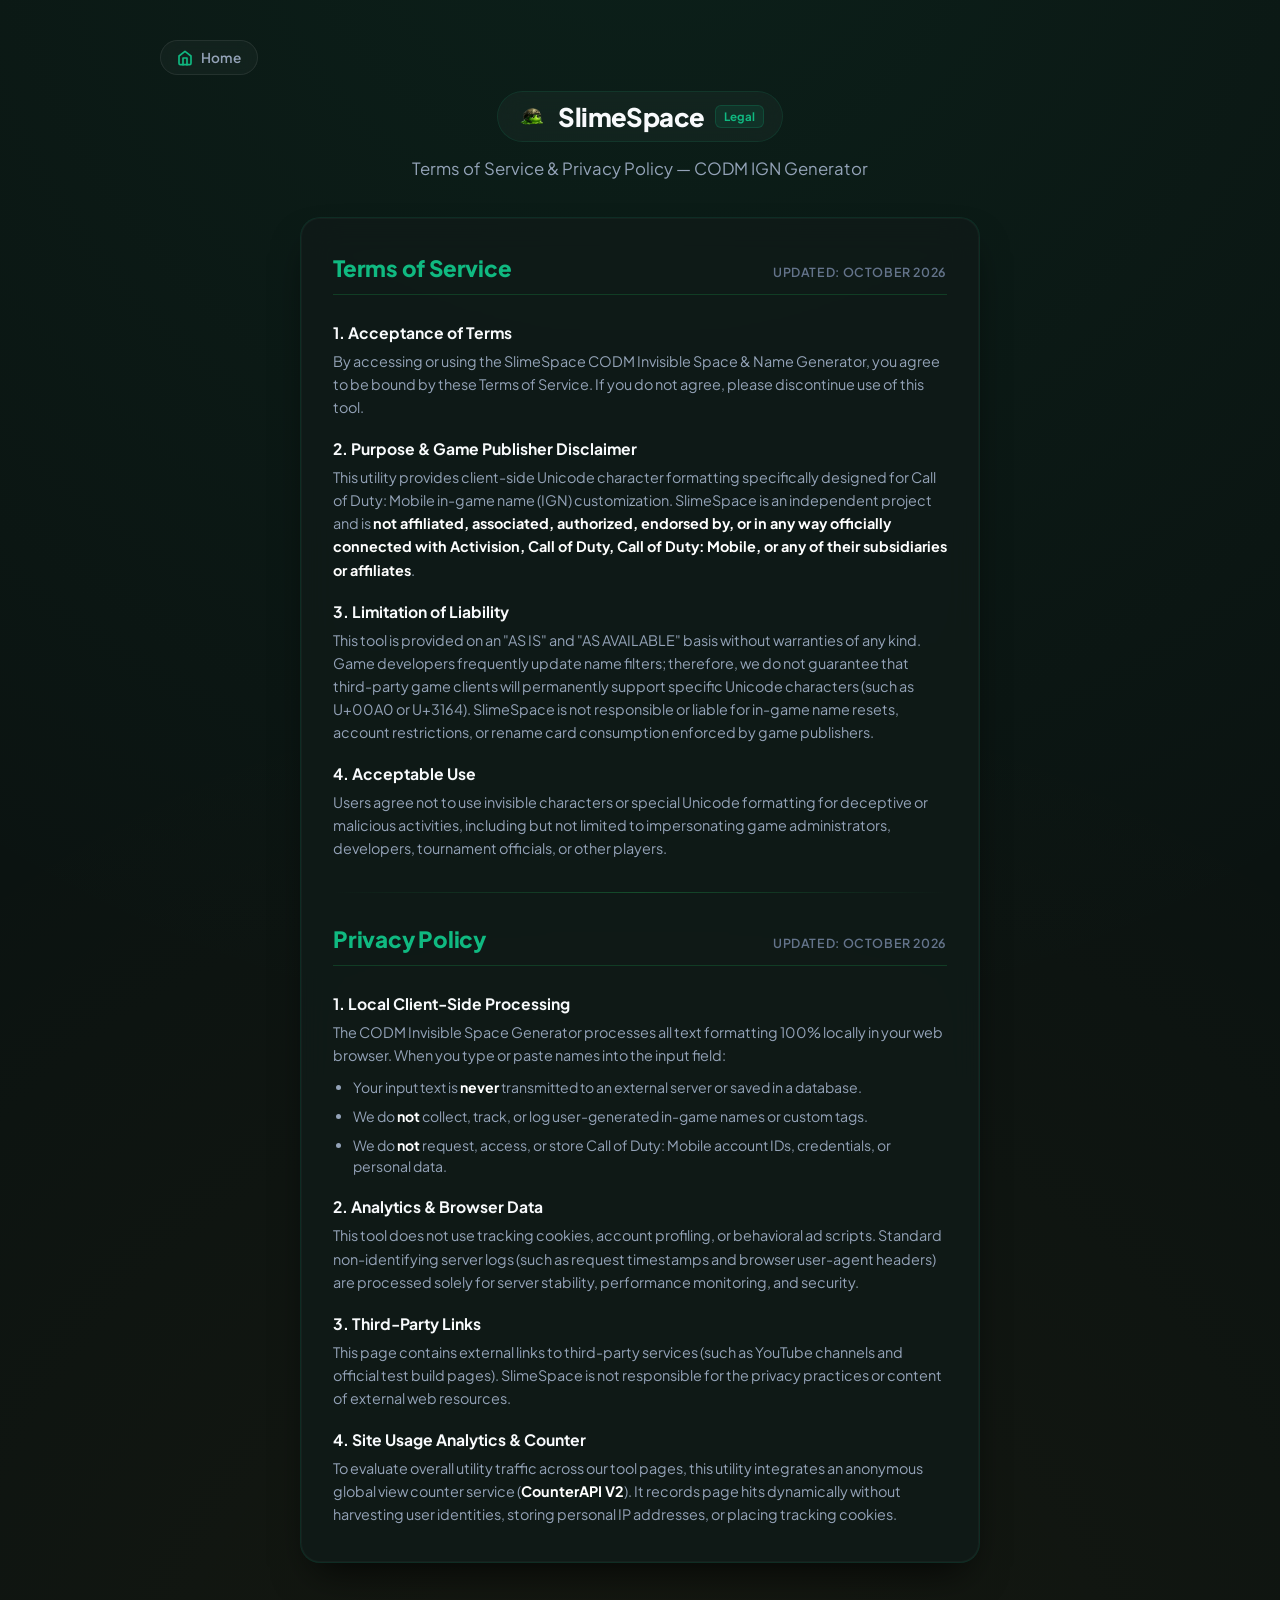
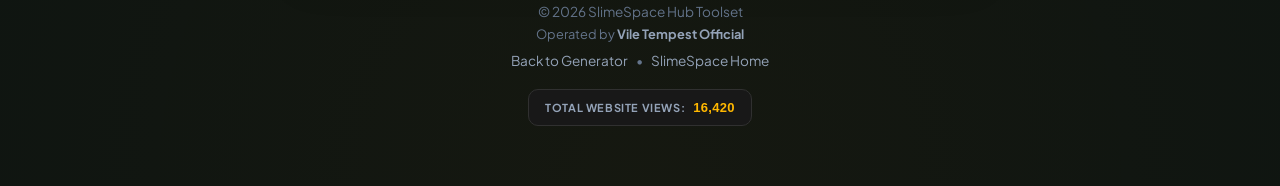
<file: pages/tools/codm-ign-generator/legal.html>
<!doctype html>
<html lang="en">
  <head>
    <meta charset="UTF-8" />
    <meta name="viewport" content="width=device-width, initial-scale=1.0" />
    <title>
      Terms & Privacy — CODM Invisible Space & Name Formatter | SlimeSpace
    </title>

    <link rel="icon" type="image/png" href="assets/images/favicon.png" />
    <link rel="apple-touch-icon" href="assets/images/favicon.png" />

    <link rel="preconnect" href="https://fonts.googleapis.com" />
    <link rel="preconnect" href="https://fonts.gstatic.com" crossorigin />
    <link
      href="https://fonts.googleapis.com/css2?family=Plus+Jakarta+Sans:wght@400;500;600;700;800&display=swap"
      rel="stylesheet"
    />
    <link rel="stylesheet" href="assets/css/style.css" />
    <link rel="stylesheet" href="assets/css/legal.css" />
  </head>
  <body class="legal-page">
    <header class="app-header">
      <nav class="top-nav-bar">
        <a
          href="../../../index.html"
          class="top-nav-btn"
          aria-label="Go to main index"
        >
          <svg
            width="16"
            height="16"
            viewBox="0 0 24 24"
            fill="none"
            stroke="currentColor"
            stroke-width="2.5"
            stroke-linecap="round"
            stroke-linejoin="round"
          >
            <path d="M3 9l9-7 9 7v11a2 2 0 0 1-2 2H5a2 2 0 0 1-2-2z"></path>
            <polyline points="9 22 9 12 15 12 15 22"></polyline>
          </svg>
          <span>Home</span>
        </a>
      </nav>

      <div class="brand-badge">
        <img
          src="assets/images/favicon.png"
          alt="SlimeSpace Logo"
          class="brand-logo"
          width="28"
          height="28"
        />
        <span class="brand-title">SlimeSpace</span>
        <span class="version-tag">Legal</span>
      </div>
      <p class="app-subtitle">
        Terms of Service & Privacy Policy — CODM IGN Generator
      </p>
    </header>

    <main class="app-card legal-card">
      <section class="legal-section">
        <div class="legal-header-row">
          <h1 class="legal-title">Terms of Service</h1>
          <span class="effective-date">Updated: October 2026</span>
        </div>

        <div class="legal-block">
          <h3>1. Acceptance of Terms</h3>
          <p>
            By accessing or using the SlimeSpace CODM Invisible Space & Name
            Generator, you agree to be bound by these Terms of Service. If you
            do not agree, please discontinue use of this tool.
          </p>
        </div>

        <div class="legal-block">
          <h3>2. Purpose & Game Publisher Disclaimer</h3>
          <p>
            This utility provides client-side Unicode character formatting
            specifically designed for Call of Duty: Mobile in-game name (IGN)
            customization. SlimeSpace is an independent project and is
            <strong
              >not affiliated, associated, authorized, endorsed by, or in any
              way officially connected with Activision, Call of Duty, Call of
              Duty: Mobile, or any of their subsidiaries or affiliates</strong
            >.
          </p>
        </div>

        <div class="legal-block">
          <h3>3. Limitation of Liability</h3>
          <p>
            This tool is provided on an "AS IS" and "AS AVAILABLE" basis without
            warranties of any kind. Game developers frequently update name
            filters; therefore, we do not guarantee that third-party game
            clients will permanently support specific Unicode characters (such
            as U+00A0 or U+3164). SlimeSpace is not responsible or liable for
            in-game name resets, account restrictions, or rename card
            consumption enforced by game publishers.
          </p>
        </div>

        <div class="legal-block">
          <h3>4. Acceptable Use</h3>
          <p>
            Users agree not to use invisible characters or special Unicode
            formatting for deceptive or malicious activities, including but not
            limited to impersonating game administrators, developers, tournament
            officials, or other players.
          </p>
        </div>
      </section>

      <div class="legal-divider"></div>

      <section class="legal-section">
        <div class="legal-header-row">
          <h1 class="legal-title">Privacy Policy</h1>
          <span class="effective-date">Updated: October 2026</span>
        </div>

        <div class="legal-block">
          <h3>1. Local Client-Side Processing</h3>
          <p>
            The CODM Invisible Space Generator processes all text formatting
            100% locally in your web browser. When you type or paste names into
            the input field:
          </p>
          <ul class="legal-list">
            <li>
              Your input text is <strong>never</strong> transmitted to an
              external server or saved in a database.
            </li>
            <li>
              We do <strong>not</strong> collect, track, or log user-generated
              in-game names or custom tags.
            </li>
            <li>
              We do <strong>not</strong> request, access, or store Call of Duty:
              Mobile account IDs, credentials, or personal data.
            </li>
          </ul>
        </div>

        <div class="legal-block">
          <h3>2. Analytics & Browser Data</h3>
          <p>
            This tool does not use tracking cookies, account profiling, or
            behavioral ad scripts. Standard non-identifying server logs (such as
            request timestamps and browser user-agent headers) are processed
            solely for server stability, performance monitoring, and security.
          </p>
        </div>

        <div class="legal-block">
          <h3>3. Third-Party Links</h3>
          <p>
            This page contains external links to third-party services (such as
            YouTube channels and official test build pages). SlimeSpace is not
            responsible for the privacy practices or content of external web
            resources.
          </p>
        </div>

        <div class="legal-block">
          <h3>4. Site Usage Analytics & Counter</h3>
          <p>
            To evaluate overall utility traffic across our tool pages, this
            utility integrates an anonymous global view counter service (<strong
              >CounterAPI V2</strong
            >). It records page hits dynamically without harvesting user
            identities, storing personal IP addresses, or placing tracking
            cookies.
          </p>
        </div>
      </section>
    </main>

    <footer class="app-footer">
      <p>
        &copy; <span class="current-year">2026</span> SlimeSpace Hub Toolset
      </p>
      <div class="footer-powered">
        Operated by
        <a
          href="https://www.youtube.com/channel/UCbDtYZS08VvB6luAcyn08bQ"
          target="_blank"
          rel="noopener noreferrer"
          class="credit-link"
        >
          <strong>Vile Tempest Official</strong>
        </a>
      </div>
      <div class="footer-links">
        <a href="index.html">Back to Generator</a>
        <span class="dot">•</span>
        <a href="../../../index.html">SlimeSpace Home</a>
      </div>
    </footer>

    <script src="../../../assets/js/footer-year.js"></script>
    <script src="../../../assets/js/page-views-counter.js"></script>
  </body>
</html>
</file>
<file: assets/css/style.css>
/* ==========================================================================
   1. GLOBAL VARIABLES & CSS RESET
   ========================================================================== */

/* Core Dark Palette & Theme Variables */
:root {
  --bg-dark: #070c18;
  --bg-card: rgba(15, 23, 42, 0.75);
  --bg-card-hover: rgba(23, 32, 54, 0.9);
  --border-color: rgba(255, 255, 255, 0.08);
  --border-highlight: rgba(56, 189, 248, 0.3);
  
  --text-main: #f1f5f9;
  --text-muted: #94a3b8;
  --text-dim: #64748b;

  /* Default Cyan/Blue Scheme */
  --accent-cyan: #38bdf8;
  --accent-blue: #3b82f6;
  --accent-red: #ef4444;
  --glow-cyan: rgba(56, 189, 248, 0.15);

  /* CODM Theme Colors */
  --codm-gold: #f59e0b;
  --codm-gold-dark: #d97706;
  --codm-gold-glow: rgba(245, 158, 11, 0.15);

  /* YouTube Theme Colors */
  --yt-red: #ff0000;
  --yt-red-dark: #cc0000;
  --yt-red-glow: rgba(255, 0, 0, 0.15);
}

/* Reset & Base HTML Elements */
* {
  box-sizing: border-box;
  margin: 0;
  padding: 0;
}

body {
  font-family: 'Plus Jakarta Sans', -apple-system, BlinkMacSystemFont, sans-serif;
  background-color: var(--bg-dark);
  color: var(--text-main);
  min-height: 100vh;
  width: 100%;
  display: flex;
  flex-direction: column;
  align-items: center;
  position: relative;
  padding: 24px 16px;
}

/* ==========================================================================
   2. LAYOUT & BACKGROUND EFFECTS
   ========================================================================== */

/* Background Ambient Lighting FX */
.bg-glow-top {
  position: absolute;
  top: -150px;
  left: 50%;
  transform: translateX(-50%);
  width: 100%;
  height: 400px;
  background: radial-gradient(circle, rgba(56, 189, 248, 0.12) 0%, rgba(7, 12, 24, 0) 70%);
  pointer-events: none;
  z-index: 0;
}

.bg-glow-bottom {
  position: absolute;
  bottom: -150px;
  right: 0px;
  width: 100%;
  height: 400px;
  background: radial-gradient(circle, rgba(59, 130, 246, 0.08) 0%, rgba(7, 12, 24, 0) 70%);
  pointer-events: none;
  z-index: 0;
}

/* Main Container Wrapper */
.site-container {
  width: 100%;
  max-width: 900px;
  flex-grow: 1;
  z-index: 1;
  display: flex;
  flex-direction: column;
  gap: 36px;
}


/* ==========================================================================
   3. HEADER / HERO SECTION (<header class="hero-section">)
   ========================================================================== */

.hero-section {
  text-align: center;
  display: flex;
  flex-direction: column;
  align-items: center;
  padding-top: 10px;
  width: 100%;
}

/* Top Navigation Bar & Share Button */
.top-nav-bar {
  display: flex;
  justify-content: flex-end;
  align-items: center;
  width: 100%;
  margin-bottom: 12px;
}

.top-nav-btn {
  display: inline-flex;
  align-items: center;
  gap: 8px;
  padding: 8px 16px;
  background: rgba(255, 255, 255, 0.03);
  border: 1px solid var(--border-color);
  border-radius: 99px;
  color: var(--text-muted);
  font-size: 0.85rem;
  font-weight: 600;
  text-decoration: none;
  backdrop-filter: blur(8px);
  cursor: pointer;
  transition: all 0.2s cubic-bezier(0.16, 1, 0.3, 1);
}

.top-nav-btn svg {
  stroke: var(--accent-cyan);
}

.top-nav-btn:hover {
  background: rgba(56, 189, 248, 0.1);
  border-color: var(--border-highlight);
  color: var(--text-main);
  transform: translateY(-1px);
}

.top-nav-btn:active {
  transform: translateY(0);
}

/* Brand Badge & Status Pill */
.brand-badge {
  display: inline-flex;
  align-items: center;
  gap: 4px;
  padding: 6px 14px;
  background: rgba(255, 255, 255, 0.03);
  border: 1px solid var(--border-color);
  border-radius: 99px;
  backdrop-filter: blur(10px);
  margin-bottom: 20px;
}

.brand-logo {
  border-radius: 6px;
}

.brand-name {
  font-weight: 800;
  font-size: 1.1rem;
  letter-spacing: -0.02em;
  color: var(--text-main);
}

.status-pill {
  display: inline-flex;
  align-items: center;
  gap: 6px;
  font-size: 0.75rem;
  font-weight: 600;
  text-transform: uppercase;
  letter-spacing: 0.05em;
  color: var(--accent-cyan);
  background: rgba(56, 189, 248, 0.1);
  padding: 2px 8px;
  border-radius: 12px;
}

.pulse-dot {
  width: 6px;
  height: 6px;
  background-color: var(--accent-cyan);
  border-radius: 50%;
  box-shadow: 0 0 8px var(--accent-cyan);
}

/* Hero Titles & Creator Card */
.hero-title {
  font-size: 2.2rem;
  font-weight: 800;
  line-height: 1.2;
  letter-spacing: -0.03em;
  background: linear-gradient(135deg, #ffffff 30%, #94a3b8 100%);
  -webkit-background-clip: text;
  -webkit-text-fill-color: transparent;
  margin-bottom: 12px;
}

.hero-description {
  font-size: 1rem;
  color: var(--text-muted);
  max-width: 600px;
  line-height: 1.6;
  margin-bottom: 20px;
}

.creator-card {
  display: flex;
  flex-direction: column;
  align-items: center;
  gap: 4px;
}

.creator-label {
  font-size: 0.75rem;
  text-transform: uppercase;
  letter-spacing: 0.05em;
  color: var(--text-dim);
}

.creator-link {
  display: inline-flex;
  align-items: center;
  gap: 8px;
  color: var(--accent-cyan);
  font-weight: 600;
  font-size: 0.9rem;
  text-decoration: none;
  transition: opacity 0.2s;
}

.creator-link:hover {
  opacity: 0.8;
}


/* ==========================================================================
   4. SECTION DIVIDER (<div class="section-divider">)
   ========================================================================== */

.section-divider {
  border-top: 1px solid var(--border-color);
  padding-top: 24px;
}

.section-divider h2 {
  font-size: 1.25rem;
  font-weight: 700;
  color: var(--text-main);
}

.section-divider p {
  font-size: 0.85rem;
  color: var(--text-dim);
  margin-top: 2px;
}


/* ==========================================================================
   5. PROJECTS GRID & CARDS (<main class="projects-grid">)
   ========================================================================== */

.projects-grid {
  display: grid;
  grid-template-columns: repeat(auto-fit, minmax(270px, 1fr));
  gap: 20px;
}

.project-card {
  background: var(--bg-card);
  border: 1px solid var(--border-color);
  border-radius: 16px;
  padding: 24px;
  backdrop-filter: blur(12px);
  display: flex;
  flex-direction: column;
  justify-content: space-between;
  transition: transform 0.2s ease, border-color 0.2s ease, box-shadow 0.2s ease;
}

.project-card:hover {
  transform: translateY(-4px);
  border-color: var(--border-highlight);
  box-shadow: 0 12px 30px rgba(0, 0, 0, 0.4), 0 0 20px var(--glow-cyan);
  background: var(--bg-card-hover);
}

.card-header {
  display: flex;
  justify-content: space-between;
  align-items: center;
  margin-bottom: 16px;
}

.card-icon {
  width: 44px;
  height: 44px;
  border-radius: 12px;
  display: flex;
  align-items: center;
  justify-content: center;
}

.card-icon.cyan {
  background: rgba(56, 189, 248, 0.1);
  color: var(--accent-cyan);
}

.card-icon.blue {
  background: rgba(59, 130, 246, 0.1);
  color: var(--accent-blue);
}

.card-icon.red {
  background: rgba(239, 68, 68, 0.1);
  color: var(--accent-red);
}

.card-badge {
  font-size: 0.72rem;
  font-weight: 700;
  text-transform: uppercase;
  letter-spacing: 0.05em;
  padding: 4px 10px;
  border-radius: 20px;
  background: rgba(255, 255, 255, 0.05);
  color: var(--text-muted);
  border: 1px solid var(--border-color);
}

.card-badge.pulse {
  color: var(--accent-cyan);
  border-color: rgba(56, 189, 248, 0.3);
}

.card-title {
  font-size: 1.15rem;
  font-weight: 700;
  margin-bottom: 8px;
  color: var(--text-main);
}

.card-desc {
  font-size: 0.88rem;
  color: var(--text-muted);
  line-height: 1.5;
  margin-bottom: 16px;
}

.card-tags {
  display: flex;
  flex-wrap: wrap;
  gap: 6px;
  margin-bottom: 20px;
}

.tag {
  font-size: 0.7rem;
  font-weight: 600;
  color: var(--text-dim);
  background: rgba(255, 255, 255, 0.03);
  padding: 3px 8px;
  border-radius: 6px;
}

/* Card Action Row & Buttons */
.card-actions {
  display: flex;
  align-items: center;
  gap: 10px;
  width: 100%;
}

.card-actions .card-btn {
  flex: 1;
}

.card-btn {
  display: inline-flex;
  align-items: center;
  justify-content: center;
  gap: 8px;
  width: 100%;
  padding: 12px;
  border-radius: 10px;
  font-weight: 700;
  font-size: 0.9rem;
  text-decoration: none;
  transition: all 0.2s ease;
  border: none;
  /* Default Cyan Action Button */
  background: linear-gradient(135deg, var(--accent-cyan), var(--accent-blue));
  color: #000;
}

.card-btn:hover {
  filter: brightness(1.1);
}

.card-btn.codm-btn {
  background: linear-gradient(135deg, var(--codm-gold), var(--codm-gold-dark));
  color: #000;
}

.card-btn.yt-btn {
  background: linear-gradient(135deg, var(--yt-red), var(--yt-red-dark));
  color: #ffffff;
}

.card-share-btn {
  display: inline-flex;
  align-items: center;
  justify-content: center;
  width: 44px;
  height: 44px;
  border-radius: 10px;
  background: rgba(255, 255, 255, 0.05);
  border: 1px solid var(--border-color);
  color: var(--text-muted);
  cursor: pointer;
  flex-shrink: 0;
  transition: all 0.2s cubic-bezier(0.16, 1, 0.3, 1);
}

.card-share-btn:hover {
  background: rgba(56, 189, 248, 0.12);
  border-color: var(--accent-cyan);
  color: var(--accent-cyan);
  transform: translateY(-2px);
}

.card-share-btn:active {
  transform: translateY(0);
}


/* ==========================================================================
   6. FOOTER SECTION (<footer class="site-footer">)
   ========================================================================== */

.site-footer {
  border-top: 1px solid var(--border-color);
  padding-top: 32px;
  padding-bottom: 24px;
  margin-top: 20px;
  display: flex;
  flex-direction: column;
  gap: 28px;
}

.footer-top {
  display: flex;
  flex-direction: column;
  gap: 24px;
}

.footer-brand {
  display: flex;
  flex-direction: column;
  gap: 8px;
}

/* MOB EXTRA Footer Brand Badge Styling */
.mob-extra-badge {
  display: inline-flex;
  align-items: center;
  gap: 12px;
  background: rgba(0, 212, 255, 0.04);
  border: 1px solid rgba(0, 212, 255, 0.2);
  padding: 8px 14px;
  border-radius: 6px;
  margin-bottom: 1.2rem;
  box-shadow: 0 4px 20px rgba(0, 0, 0, 0.3);
  transition: border-color 0.2s ease, transform 0.2s ease;
}

.mob-extra-badge:hover {
  border-color: rgba(0, 212, 255, 0.5);
  transform: translateY(-2px);
}

.mob-extra-logo {
  width: 42px;
  height: 42px;
  object-type: contain;
  filter: drop-shadow(0 0 8px rgba(0, 212, 255, 0.4));
}

.mob-extra-info {
  display: flex;
  flex-direction: column;
}

.mob-extra-subtitle {
  font-size: 0.68rem;
  text-transform: uppercase;
  letter-spacing: 1.5px;
  color: var(--text-muted);
}

.mob-extra-title {
  font-size: 1.05rem;
  font-weight: 800;
  color: #fff;
  letter-spacing: 0.5px;
  font-family: var(--font-heading, sans-serif);
  text-shadow: 0 0 10px rgba(0, 212, 255, 0.3);
}

.footer-logo-group {
  display: flex;
  align-items: center;
  gap: 10px;
}

.footer-logo {
  border-radius: 6px;
}

.footer-title {
  font-size: 1.05rem;
  font-weight: 800;
  color: var(--text-main);
  letter-spacing: -0.02em;
}

.footer-tagline {
  font-size: 0.85rem;
  color: var(--text-muted);
  max-width: 380px;
  line-height: 1.5;
}

/* Mobile Development Badge */
.mobile-fact-badge {
  display: inline-flex;
  align-items: center;
  gap: 8px;
  background: rgba(56, 189, 248, 0.05);
  border: 1px dashed rgba(56, 189, 248, 0.25);
  padding: 8px 12px;
  border-radius: 8px;
  font-size: 0.78rem;
  color: var(--text-muted);
  max-width: 380px;
  margin-top: 6px;
}

.mobile-fact-badge svg {
  color: var(--accent-cyan);
  flex-shrink: 0;
}

.mobile-fact-badge strong {
  color: var(--text-main);
}

.footer-nav {
  display: grid;
  grid-template-columns: repeat(2, minmax(120px, 1fr));
  gap: 20px;
}

.footer-col {
  display: flex;
  flex-direction: column;
  gap: 8px;
}

.col-title {
  font-size: 0.75rem;
  font-weight: 700;
  text-transform: uppercase;
  letter-spacing: 0.08em;
  color: var(--text-dim);
  margin-bottom: 2px;
}

.footer-col a {
  color: var(--text-muted);
  text-decoration: none;
  font-size: 0.85rem;
  transition: color 0.2s ease;
}

.footer-col a:hover {
  color: var(--accent-cyan);
}

.footer-bottom {
  border-top: 1px solid rgba(255, 255, 255, 0.04);
  padding-top: 20px;
  display: flex;
  flex-direction: column;
  align-items: center;
  gap: 8px;
  text-align: center;
  font-size: 0.8rem;
  color: var(--text-dim);
}

.footer-bottom strong {
  color: var(--text-muted);
}

.version-tag {
  font-size: 0.7rem;
  font-weight: 600;
  color: var(--accent-cyan);
  background: rgba(56, 189, 248, 0.08);
  padding: 3px 10px;
  border-radius: 99px;
  border: 1px solid rgba(56, 189, 248, 0.2);
}


/* ==========================================================================
   7. NOTIFICATIONS & TOASTS (<div id="toast">)
   ========================================================================== */

.toast {
  visibility: hidden;
  min-width: 240px;
  background-color: var(--accent-cyan);
  color: #070c18;
  font-weight: 700;
  text-align: center;
  border-radius: 10px;
  padding: 14px 20px;
  position: fixed;
  z-index: 100;
  top: 28px;
  left: 50%;
  transform: translateX(-50%) translateY(10px);
  font-size: 0.9rem;
  opacity: 0;
  box-shadow: 0 10px 25px rgba(0, 0, 0, 0.6);
  transition: all 0.25s cubic-bezier(0.16, 1, 0.3, 1);
}

.toast.show {
  visibility: visible;
  opacity: 1;
  transform: translateX(-50%) translateY(0);
}


/* ==========================================================================
   8. MEDIA QUERIES & RESPONSIVE DESIGN
   ========================================================================== */

@media (min-width: 640px) {
  .footer-top {
    flex-direction: row;
    justify-content: space-between;
    align-items: flex-start;
  }

  .footer-bottom {
    flex-direction: row;
    justify-content: space-between;
  }
}
</file>
<file: assets/css/utility-search.css>
/* ==========================================================================
   UTILITY SEARCH COMPONENT STYLES
   ========================================================================== */

/* Search Container Wrapper & Sticky Positioning */
.sticky-search-wrapper {
  position: relative;
  width: 100%;
  padding: 6px 0;
  z-index: 100;
}

/* Permanent Layout Spacer */
.sticky-search-spacer {
  display: none;
  width: 100%;
  height: 0px;
}

/* Fixed State (Triggered when scrolled) */
.sticky-search-wrapper.is-fixed {
  position: fixed;
  top: 0;
  left: 50%;
  transform: translateX(-50%);
  max-width: 900px; /* Matches site-container width */
  width: calc(100% - 32px); /* Matches body 16px horizontal padding */
  padding: 12px 0;
  background: rgba(7, 12, 24, 0.85);
  backdrop-filter: blur(16px);
  -webkit-backdrop-filter: blur(16px);
  border-bottom: 1px solid rgba(255, 255, 255, 0.05);
  /* Smooth entry animation */
  animation: searchSlideDown 0.25s cubic-bezier(0.16, 1, 0.3, 1) forwards;
}

/* When fixed, activate the spacer's height */
.sticky-search-wrapper.is-fixed + .sticky-search-spacer {
  display: block;
  height: 56px; /* Matches the search bar layout height */
}

@keyframes searchSlideDown {
  from {
    opacity: 0;
    transform: translateX(-50%) translateY(-10px);
  }
  to {
    opacity: 1;
    transform: translateX(-50%) translateY(0);
  }
}

/* Search Box Box Styling */
.search-box {
  position: relative;
  display: flex;
  align-items: center;
  gap: 12px;
  width: 100%;
  background: rgba(15, 23, 42, 0.95);
  border: 1px solid var(--border-color);
  border-radius: 99px;
  padding: 10px 18px;
  box-shadow: 0 10px 30px rgba(0, 0, 0, 0.5);
  backdrop-filter: blur(16px);
  -webkit-backdrop-filter: blur(16px);
  transition: all 0.25s cubic-bezier(0.16, 1, 0.3, 1);
}

/* Focus States */
.search-box:focus-within {
  border-color: var(--accent-cyan);
  box-shadow: 0 8px 32px rgba(0, 0, 0, 0.5), 0 0 16px var(--glow-cyan);
  background: rgba(15, 23, 42, 0.95);
}

/* Search Icon */
.search-icon {
  color: var(--text-dim);
  flex-shrink: 0;
  transition: color 0.2s ease;
}

.search-box:focus-within .search-icon {
  color: var(--accent-cyan);
}

/* Input Field */
.search-box input {
  width: 100%;
  background: transparent;
  border: none;
  outline: none;
  color: var(--text-main);
  font-family: inherit;
  font-size: 0.92rem;
  font-weight: 500;
  padding: 2px 0;
}

.search-box input::placeholder {
  color: var(--text-dim);
}

/* Clear Search Dismiss Button */
.clear-search-btn {
  display: none;
  align-items: center;
  justify-content: center;
  background: rgba(255, 255, 255, 0.1);
  border: none;
  color: var(--text-muted);
  font-size: 1.1rem;
  width: 22px;
  height: 22px;
  border-radius: 50%;
  cursor: pointer;
  line-height: 1;
  transition: all 0.2s ease;
  flex-shrink: 0;
}

.clear-search-btn:hover {
  background: rgba(239, 68, 68, 0.2);
  color: var(--accent-red);
}

/* ==========================================================================
   NO RESULTS FALLBACK STATE (<div id="noResultsState">)
   ========================================================================== */

.no-results-box {
  display: flex;
  flex-direction: column;
  align-items: center;
  text-align: center;
  padding: 48px 20px;
  background: var(--bg-card);
  border: 1px dashed var(--border-color);
  border-radius: 16px;
  color: var(--text-muted);
  margin: 20px 0;
}

.no-results-box svg {
  color: var(--text-dim);
  margin-bottom: 12px;
}

.no-results-box h3 {
  font-size: 1.1rem;
  font-weight: 700;
  color: var(--text-main);
  margin-bottom: 6px;
}

.no-results-box p {
  font-size: 0.85rem;
  color: var(--text-dim);
  max-width: 400px;
  margin: 0 auto;
  line-height: 1.5;
}
</file>
<file: pages/tools/codm-ign-generator/assets/css/style.css>
/* 
=====================================================================
1. GLOBAL & CORE SYSTEM STYLES
=====================================================================
*/
:root {
  --font-family: 'Plus Jakarta Sans', -apple-system, BlinkMacSystemFont, sans-serif;
  
  /* Modern Professional Dark Emerald Theme */
  --bg-dark: #0b1311; 
  --card-bg: rgba(16, 27, 24, 0.85); 
  --card-border: rgba(16, 185, 129, 0.12); 
  --card-border-glow: rgba(16, 185, 129, 0.25); 
  
  /* Primary Action Colors (Refined Sage & Forest Emerald) */
  --primary-accent: #10b981;
  --primary-gradient: linear-gradient(135deg, #10b981 0%, #059669 100%);
  --primary-hover: linear-gradient(135deg, #059669 0%, #047857 100%);
  
  /* Secondary Accent (Tactical Bronze / Warm Slate) */
  --secondary-accent: #d97706;
  --secondary-gradient: linear-gradient(135deg, #d97706 0%, #b45309 100%);

  /* Golden/Amber Accent for PTB Hub Promo */
  --gold-accent: #f59e0b;
  --gold-gradient: linear-gradient(135deg, #f59e0b 0%, #d97706 100%);
  --gold-hover: linear-gradient(135deg, #d97706 0%, #b45309 100%);

  /* Surface Buttons (Minimal Slate Tint) */
  --surface-btn: rgba(255, 255, 255, 0.03); 
  --surface-btn-border: rgba(255, 255, 255, 0.08); 
  --surface-btn-hover: rgba(16, 185, 129, 0.12); 

  --input-bg: rgba(6, 11, 10, 0.9);
  --text-main: #f8fafc;
  --text-muted: #94a3b8; 
  --text-dim: #64748b; 

  --danger-color: #ef4444;
}

* {
  box-sizing: border-box;
  margin: 0;
  padding: 0;
  font-family: var(--font-family);
  -webkit-font-smoothing: antialiased;
}

body {
  background-color: var(--bg-dark);
  background-image: 
    radial-gradient(circle at 50% -10%, rgba(16, 185, 129, 0.08) 0%, transparent 60%),
    radial-gradient(circle at 50% 100%, rgba(217, 119, 6, 0.05) 0%, transparent 60%);
  color: var(--text-main);
  min-height: 100vh;
  display: flex;
  flex-direction: column;
  justify-content: space-between;
  align-items: center;
  padding: 40px 20px;
}

/* Container wrapper for desktop side-by-side grid layout */
.app-layout-wrapper {
  display: flex;
  flex-direction: column;
  gap: 24px;
  width: 100%;
  max-width: 520px;
  margin: 0 auto;
}

/* 
=====================================================================
2. HEADER SECTION (<header class="app-header">)
=====================================================================
*/
.app-header {
  text-align: center;
  margin-bottom: 24px;
  width: 100%;
  max-width: 520px;
}

/* Top Navigation Bar (Home & Share Buttons) */
.top-nav-bar {
  display: flex;
  justify-content: space-between;
  align-items: center;
  margin-bottom: 16px;
  width: 100%;
}

.top-nav-btn {
  display: inline-flex;
  align-items: center;
  gap: 8px;
  padding: 8px 16px;
  background: var(--surface-btn);
  border: 1px solid var(--surface-btn-border);
  border-radius: 99px;
  color: var(--text-muted);
  font-size: 0.85rem;
  font-weight: 600;
  text-decoration: none;
  backdrop-filter: blur(8px);
  cursor: pointer;
  transition: all 0.2s cubic-bezier(0.16, 1, 0.3, 1);
}

.top-nav-btn svg {
  stroke: var(--primary-accent);
}

.top-nav-btn:hover {
  background: var(--surface-btn-hover);
  border-color: var(--card-border-glow);
  color: var(--text-main);
  transform: translateY(-1px);
}

.top-nav-btn:active {
  transform: translateY(0);
}

.brand-badge {
  display: inline-flex;
  align-items: center;
  gap: 10px;
  background: rgba(255, 255, 255, 0.03); 
  border: 1px solid var(--card-border);
  padding: 8px 18px;
  border-radius: 99px;
  margin-bottom: 14px;
  backdrop-filter: blur(12px);
}

.brand-logo {
  width: 32px;
  height: 32px;
  object-fit: contain;
}

.brand-title {
  font-weight: 800;
  font-size: 1.3rem;
  letter-spacing: -0.02em;
  color: var(--text-main);
}

.version-tag {
  font-size: 0.72rem;
  font-weight: 700;
  color: var(--primary-accent);
  background: rgba(16, 185, 129, 0.1);
  padding: 3px 8px;
  border-radius: 6px;
  border: 1px solid rgba(16, 185, 129, 0.2);
}

.app-subtitle {
  color: var(--text-muted);
  font-size: 0.95rem;
  max-width: 460px;
  line-height: 1.5;
  margin: 0 auto;
}

.credits-box {
  margin-top: 14px;
  font-size: 0.8rem;
  color: var(--text-dim);
  text-align: center;
}

.credits-box span {
  text-transform: uppercase;
  letter-spacing: 0.05em;
  font-size: 0.7rem;
  font-weight: 600;
}

.credits-link {
  color: var(--secondary-accent);
  font-weight: 700;
  text-decoration: none;
  transition: color 0.2s ease;
}

.credits-link:hover {
  color: #fbbf24;
}

/* 
=====================================================================
3. MAIN GENERATOR CARD (<main class="app-card">)
=====================================================================
*/
.app-card {
  background: var(--card-bg);
  border: 1px solid var(--card-border);
  border-radius: 20px;
  padding: 28px;
  width: 100%;
  box-shadow: 
    0 20px 40px -15px rgba(0, 0, 0, 0.8),
    0 0 0 1px rgba(255, 255, 255, 0.03) inset;
  backdrop-filter: blur(16px);
  transition: border-color 0.3s ease, box-shadow 0.3s ease;
}

.app-card:hover {
  border-color: var(--card-border-glow);
  box-shadow: 0 24px 48px -18px rgba(0, 0, 0, 0.9);
}

.method-helper-text {
  margin-top: 8px;
  font-size: 0.8rem;
  color: var(--text-muted);
  line-height: 1.45;
  background: rgba(255, 255, 255, 0.02); 
  border: 1px dashed rgba(255, 255, 255, 0.08); 
  padding: 10px 14px;
  border-radius: 10px;
}

.method-helper-text strong {
  color: var(--text-main);
}

.form-group {
  margin-bottom: 20px;
}

.label-row {
  display: flex;
  justify-content: space-between;
  align-items: center;
  margin-bottom: 8px;
}

.field-label {
  display: block;
  font-size: 0.82rem;
  color: var(--text-muted);
  font-weight: 700;
  text-transform: uppercase;
  letter-spacing: 0.05em;
}

.char-counter {
  font-size: 0.78rem;
  color: var(--text-dim);
  font-weight: 600;
}

.select-wrapper select,
.input-wrapper input {
  width: 100%;
  background-color: var(--input-bg);
  border: 1px solid rgba(255, 255, 255, 0.1); 
  border-radius: 12px;
  color: var(--text-main);
  font-size: 1rem;
  font-weight: 500;
  outline: none;
  transition: all 0.2s ease;
}

.select-wrapper select {
  padding: 14px 16px;
  cursor: pointer;
  appearance: none;
  background-image: url("data:image/svg+xml,%3Csvg xmlns='http://www.w3.org/2000/svg' width='16' height='16' viewBox='0 0 24 24' fill='none' stroke='%2310b981' stroke-width='2.5'%3E%3Cpolyline points='6 9 12 15 18 9'%3E%3C/polyline%3E%3C/svg%3E");
  background-repeat: no-repeat;
  background-position: right 16px center;
}

.input-wrapper {
  position: relative;
  display: flex;
  align-items: center;
}

.input-wrapper input {
  padding: 14px 42px 14px 16px;
}

.select-wrapper select:focus,
.input-wrapper input:focus {
  border-color: var(--primary-accent); 
  box-shadow: 0 0 0 3px rgba(16, 185, 129, 0.15);
}

.inline-clear-btn {
  position: absolute;
  right: 14px;
  background: none;
  border: none;
  color: var(--text-dim);
  font-size: 1.3rem;
  cursor: pointer;
  padding: 4px;
  transition: color 0.2s;
}

.inline-clear-btn:hover {
  color: var(--danger-color);
}

.quick-tools {
  display: grid;
  grid-template-columns: 1fr 1fr;
  gap: 12px;
  margin-bottom: 20px;
}

.tool-btn {
  display: flex;
  align-items: center;
  justify-content: center;
  gap: 8px;
  padding: 12px 14px;
  background: var(--surface-btn);
  border: 1px solid var(--surface-btn-border);
  border-radius: 12px;
  color: var(--text-main);
  font-size: 0.88rem;
  font-weight: 600;
  cursor: pointer;
  transition: all 0.2s ease;
}

.tool-btn:hover {
  background: var(--surface-btn-hover);
  border-color: rgba(16, 185, 129, 0.3);
  transform: translateY(-1px);
}

/* Important Note Box */
.important-note-box {
  background: rgba(239, 68, 68, 0.08);
  border: 1px solid rgba(239, 68, 68, 0.25);
  border-radius: 12px;
  padding: 14px 16px;
  margin-bottom: 20px;
}

.note-badge {
  display: inline-block;
  font-size: 0.7rem;
  font-weight: 800;
  color: #fca5a5;
  letter-spacing: 0.05em;
  margin-bottom: 6px;
}

.important-note-box p {
  font-size: 0.82rem;
  color: var(--text-muted);
  line-height: 1.5;
}

.important-note-box strong {
  color: #ffffff;
}

.primary-action-container {
  display: flex;
  flex-direction: column;
}

/* Modern Professional Primary Button */
.btn-primary {
  width: 100%;
  display: flex;
  align-items: center;
  justify-content: center;
  gap: 10px;
  padding: 16px 24px;
  background: linear-gradient(135deg, #10b981 0%, #059669 100%);
  border: 1px solid rgba(255, 255, 255, 0.2);
  border-radius: 12px;
  color: #ffffff;
  font-size: 0.95rem;
  font-weight: 700;
  letter-spacing: 0.02em;
  text-transform: uppercase;
  box-shadow: 
    0 4px 14px 0 rgba(16, 185, 129, 0.39),
    0 1px 2px 0 rgba(0, 0, 0, 0.2);
  cursor: pointer;
  transition: all 0.25s cubic-bezier(0.16, 1, 0.3, 1);
}

.btn-primary:hover {
  background: linear-gradient(135deg, #34d399 0%, #10b981 100%);
  border-color: rgba(255, 255, 255, 0.35);
  box-shadow: 
    0 8px 25px 0 rgba(16, 185, 129, 0.5),
    0 2px 4px 0 rgba(0, 0, 0, 0.2);
  transform: translateY(-2px);
}

.btn-primary:active {
  transform: translateY(0);
  box-shadow: 0 4px 12px 0 rgba(16, 185, 129, 0.3);
}

/* 
=====================================================================
4. PROMO BANNER CARD (<aside class="promo-card">)
=====================================================================
*/
.promo-card {
  background: var(--card-bg); 
  border: 1px solid rgba(245, 158, 11, 0.2); 
  border-radius: 20px;
  padding: 24px;
  width: 100%;
  backdrop-filter: blur(12px);
  transition: all 0.3s ease;
}

.promo-card:hover {
  border-color: rgba(245, 158, 11, 0.4);
  box-shadow: 0 12px 30px -10px rgba(245, 158, 11, 0.15);
}

.promo-badge {
  display: inline-flex;
  align-items: center;
  gap: 6px;
  font-size: 0.72rem;
  font-weight: 700;
  text-transform: uppercase;
  letter-spacing: 0.05em;
  color: #fef3c7;
  background: rgba(245, 158, 11, 0.1);
  padding: 4px 12px;
  border-radius: 99px;
  border: 1px solid rgba(245, 158, 11, 0.25);
  margin-bottom: 14px;
}

.live-dot {
  width: 7px;
  height: 7px;
  background-color: #f59e0b;
  border-radius: 50%;
  box-shadow: 0 0 8px #f59e0b;
}

.promo-title {
  font-size: 1.1rem;
  font-weight: 800;
  color: var(--text-main);
  margin-bottom: 8px;
}

.promo-desc {
  font-size: 0.88rem;
  color: var(--text-muted);
  line-height: 1.5;
  margin-bottom: 18px;
}

.promo-btn {
  display: flex;
  align-items: center;
  justify-content: center;
  gap: 8px;
  width: 100%;
  padding: 14px;
  background: var(--gold-gradient);
  border-radius: 12px;
  color: #1c1000;
  font-size: 0.92rem;
  font-weight: 800;
  text-decoration: none;
  box-shadow: 0 6px 18px -3px rgba(245, 158, 11, 0.3);
  transition: all 0.2s ease;
}

.promo-btn:hover {
  background: var(--gold-hover);
  transform: translateY(-1px);
}

/* 
=====================================================================
5. NOTIFICATIONS (<div id="toast" class="toast">)
=====================================================================
*/
.toast {
  visibility: hidden;
  min-width: 240px;
  background-color: var(--primary-accent);
  color: #ffffff;
  font-weight: 700;
  text-align: center;
  border-radius: 10px;
  padding: 14px 20px;
  position: fixed;
  z-index: 100;
  top: 28px;
  left: 50%;
  transform: translateX(-50%) translateY(10px);
  font-size: 0.9rem;
  opacity: 0;
  box-shadow: 0 10px 25px rgba(0, 0, 0, 0.6);
  transition: all 0.25s cubic-bezier(0.16, 1, 0.3, 1);
}

.toast.show {
  visibility: visible;
  opacity: 1;
  transform: translateX(-50%) translateY(0);
}

/* 
=====================================================================
6. FOOTER STYLING (.app-footer)
=====================================================================
*/
.app-footer {
  margin-top: 40px;
  text-align: center;
  font-size: 0.85rem;
  color: var(--text-dim);
}

.footer-powered {
  font-size: 0.8rem;
  color: var(--text-dim);
  margin-top: 6px;
  margin-bottom: 10px;
}

.credit-link, .footer-links a {
  color: var(--text-muted);
  text-decoration: none;
  transition: color 0.2s;
}

.credit-link:hover, .footer-links a:hover {
  color: var(--primary-accent);
}

.footer-links {
  display: flex;
  align-items: center;
  justify-content: center;
  gap: 8px;
}

/* 
=====================================================================
7. RESPONSIVE MEDIA QUERIES
=====================================================================
*/
@media (min-width: 850px) {
  body {
    padding: 60px 40px;
  }

  .app-header {
    margin-bottom: 36px;
    max-width: 960px;
  }

  .brand-title {
    font-size: 1.6rem;
  }

  .app-subtitle {
    font-size: 1.05rem;
  }

  /* Expand Layout to 2 columns on Desktop */
  .app-layout-wrapper {
    max-width: 960px;
    display: grid;
    grid-template-columns: 1.2fr 0.8fr;
    align-items: start;
    gap: 32px;
  }

  .app-card {
    padding: 32px;
  }

  .promo-card {
    padding: 32px;
    height: 100%;
    display: flex;
    flex-direction: column;
    justify-content: space-between;
  }
}
</file>
<file: assets/css/legal.css>
/* ==========================================================================
   SlimeSpace Legal Page Stylesheet (assets/css/legal.css)
   Reuses core dark palette variables from style.css
   ========================================================================== */

/* Header Navigation Bar */
.legal-header {
  display: flex;
  align-items: center;
  justify-content: center;
  width: 100%;
  padding: 12px 0 24px;
  gap: 10px;
}

.back-link {
  display: inline-flex;
  align-items: center;
  gap: 6px;
  padding: 8px 14px;
  background: rgba(255, 255, 255, 0.04);
  border: 1px solid var(--border-color);
  border-radius: 99px;
  color: var(--text-main);
  font-size: 0.82rem;
  font-weight: 600;
  text-decoration: none;
  white-space: nowrap;
  backdrop-filter: blur(8px);
  transition: all 0.2s ease;
}

.back-link svg {
  stroke: var(--accent-cyan);
  flex-shrink: 0;
}

.back-link:hover {
  background: rgba(56, 189, 248, 0.12);
  border-color: var(--border-highlight);
  color: #ffffff;
  transform: translateX(-2px);
}

.legal-header .brand-badge {
  margin: 0;
  flex-shrink: 0;
}

/* Legal Content Section */
.legal-content {
  display: flex;
  flex-direction: column;
  gap: 20px;
  width: 100%;
}

.legal-hero {
  text-align: center;
  margin: 10px 0 16px;
  padding: 0 8px;
}

.legal-title {
  font-size: 1.75rem;
  font-weight: 800;
  line-height: 1.25;
  letter-spacing: -0.02em;
  color: #ffffff;
  margin-bottom: 8px;
}

.legal-subtitle {
  font-size: 0.82rem;
  color: var(--text-dim);
  font-weight: 600;
}

/* Legal Section Cards */
.legal-card {
  background: var(--bg-card);
  border: 1px solid var(--border-color);
  border-radius: 16px;
  padding: 20px;
  backdrop-filter: blur(12px);
  display: flex;
  flex-direction: column;
  gap: 12px;
  box-shadow: 0 4px 20px rgba(0, 0, 0, 0.2);
}

.legal-card h2 {
  font-size: 1.1rem;
  font-weight: 700;
  color: var(--accent-cyan);
  border-bottom: 1px solid var(--border-color);
  padding-bottom: 10px;
  margin-bottom: 2px;
  line-height: 1.3;
}

.legal-card h3 {
  font-size: 0.95rem;
  font-weight: 700;
  color: #ffffff;
  margin-top: 6px;
}

.legal-card p {
  font-size: 0.88rem;
  color: var(--text-muted);
  line-height: 1.6;
  margin: 0;
}

.legal-card code {
  background: rgba(56, 189, 248, 0.08);
  border: 1px solid rgba(56, 189, 248, 0.2);
  color: var(--accent-cyan);
  padding: 3px 8px;
  border-radius: 6px;
  font-size: 0.8rem;
  word-break: break-all;
  display: inline-block;
  margin: 2px 0;
}

.legal-card ul {
  margin: 4px 0 4px 18px;
  padding: 0;
  display: flex;
  flex-direction: column;
  gap: 8px;
}

.legal-card li {
  font-size: 0.88rem;
  color: var(--text-muted);
  line-height: 1.5;
}

.legal-card a {
  color: var(--accent-cyan);
  text-decoration: underline;
  text-underline-offset: 3px;
  transition: opacity 0.2s;
}

.legal-card a:hover {
  opacity: 0.8;
}

/* Tablet & Desktop Adjustments */
@media (min-width: 640px) {
  .legal-title {
    font-size: 2.2rem;
  }
  
  .legal-card {
    padding: 28px;
    border-radius: 20px;
  }

  .legal-card code {
    word-break: normal;
  }
}
</file>
<file: pages/tools/codm-ign-generator/assets/css/legal.css>
/* 
=====================================================================
LEGAL & TERMS PAGE STYLES (<body class="legal-page">)
=====================================================================
*/

/* Adjust layout container when on the legal page */
body.legal-page {
  justify-content: flex-start;
  padding: 40px 20px;
}

/* Center and expand the main container for reading */
.legal-card {
  max-width: 680px;
  width: 100%;
  margin: 0 auto;
  padding: 36px 32px;
}

.legal-section {
  display: flex;
  flex-direction: column;
  gap: 20px;
}

.legal-header-row {
  display: flex;
  justify-content: space-between;
  align-items: baseline;
  border-bottom: 1px solid rgba(34, 197, 94, 0.2);
  padding-bottom: 12px;
  margin-bottom: 8px;
}

.legal-title {
  font-size: 1.4rem;
  font-weight: 800;
  color: var(--primary-accent);
  letter-spacing: -0.01em;
}

.effective-date {
  font-size: 0.78rem;
  color: var(--text-dim);
  font-weight: 600;
  text-transform: uppercase;
  letter-spacing: 0.05em;
}

.legal-block h3 {
  font-size: 0.98rem;
  font-weight: 700;
  color: var(--text-main);
  margin-bottom: 8px;
}

.legal-block p {
  font-size: 0.9rem;
  color: var(--text-muted);
  line-height: 1.6;
}

.legal-block strong {
  color: #ffffff;
}

.legal-list {
  margin-top: 10px;
  margin-left: 20px;
  display: flex;
  flex-direction: column;
  gap: 8px;
}

.legal-list li {
  font-size: 0.88rem;
  color: var(--text-muted);
  line-height: 1.5;
}

.legal-divider {
  height: 1px;
  background: linear-gradient(
    90deg, 
    transparent 0%, 
    rgba(34, 197, 94, 0.3) 50%, 
    transparent 100%
  );
  margin: 32px 0;
}

/* Mobile Responsiveness for Legal Page */
@media (max-width: 600px) {
  .legal-card {
    padding: 24px 18px;
  }
  
  .legal-header-row {
    flex-direction: column;
    gap: 4px;
    align-items: flex-start;
  }

  .legal-title {
    font-size: 1.25rem;
  }
}
</file>
